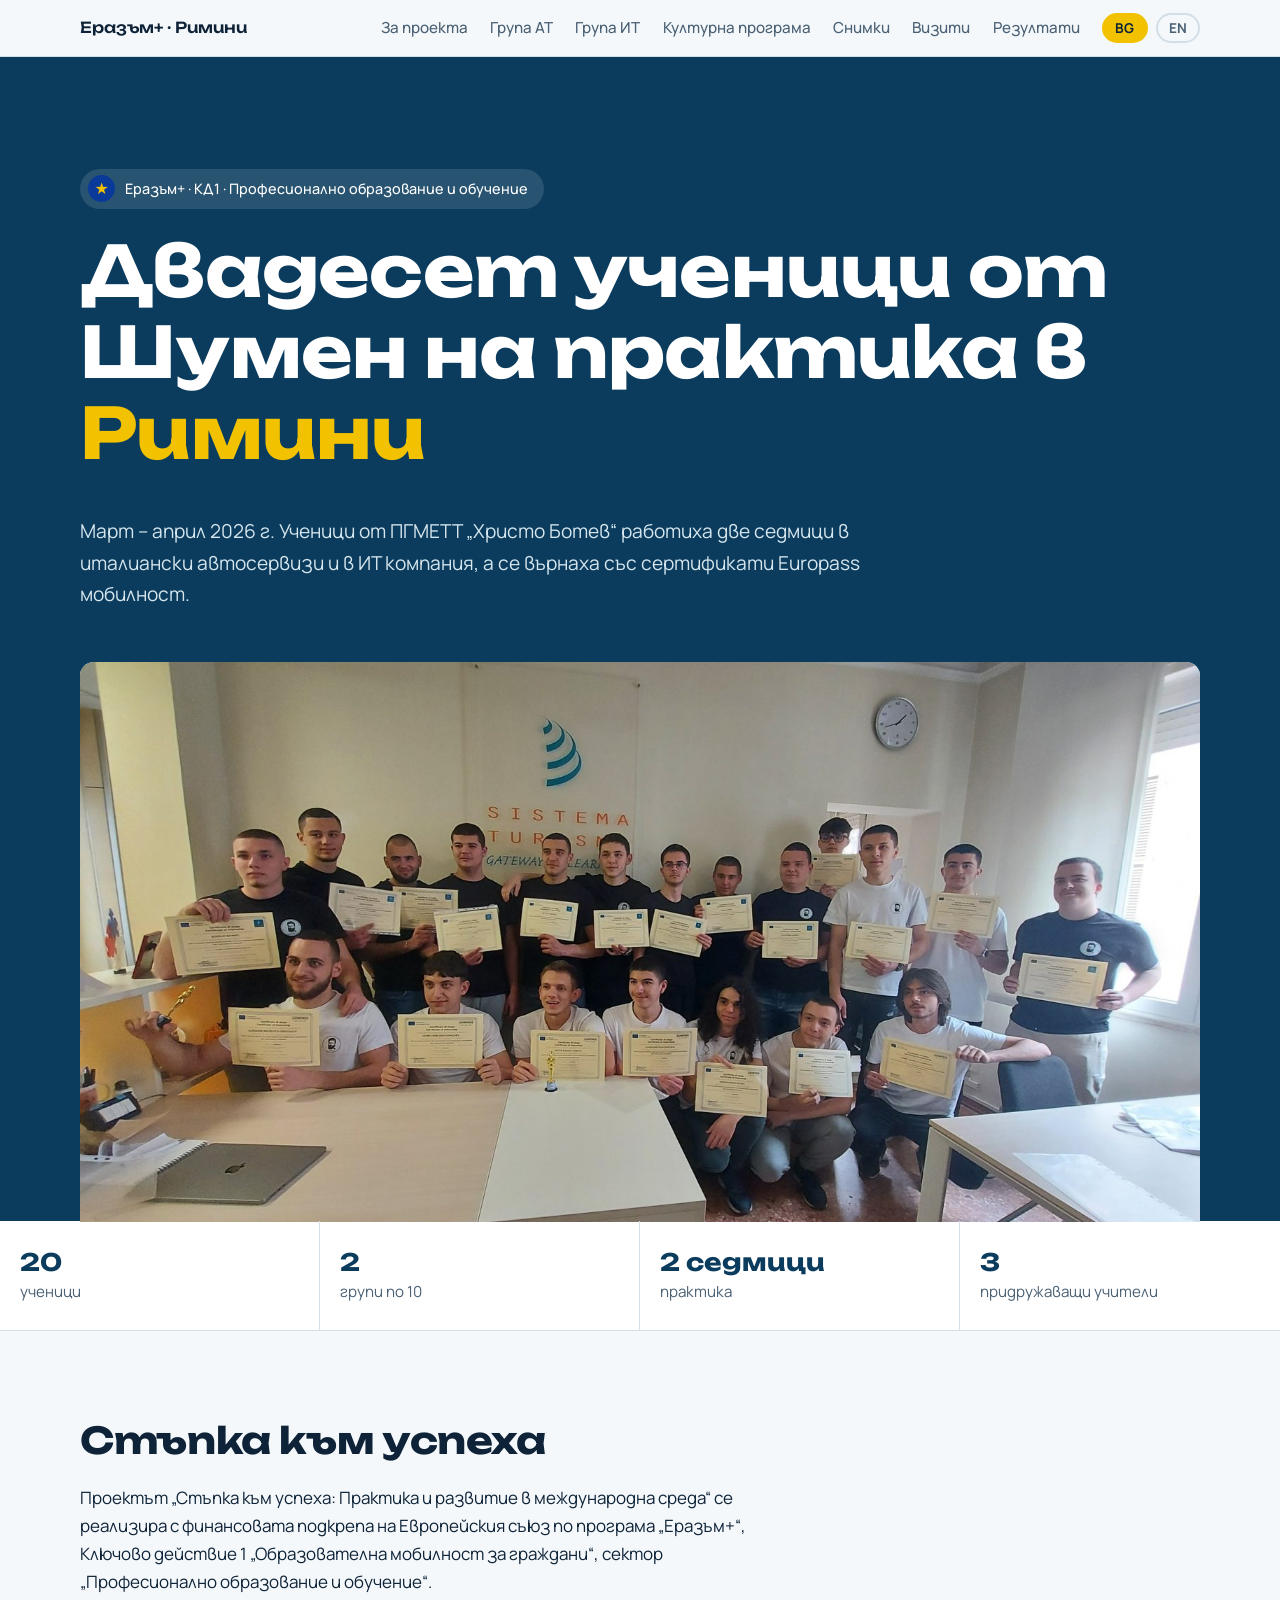
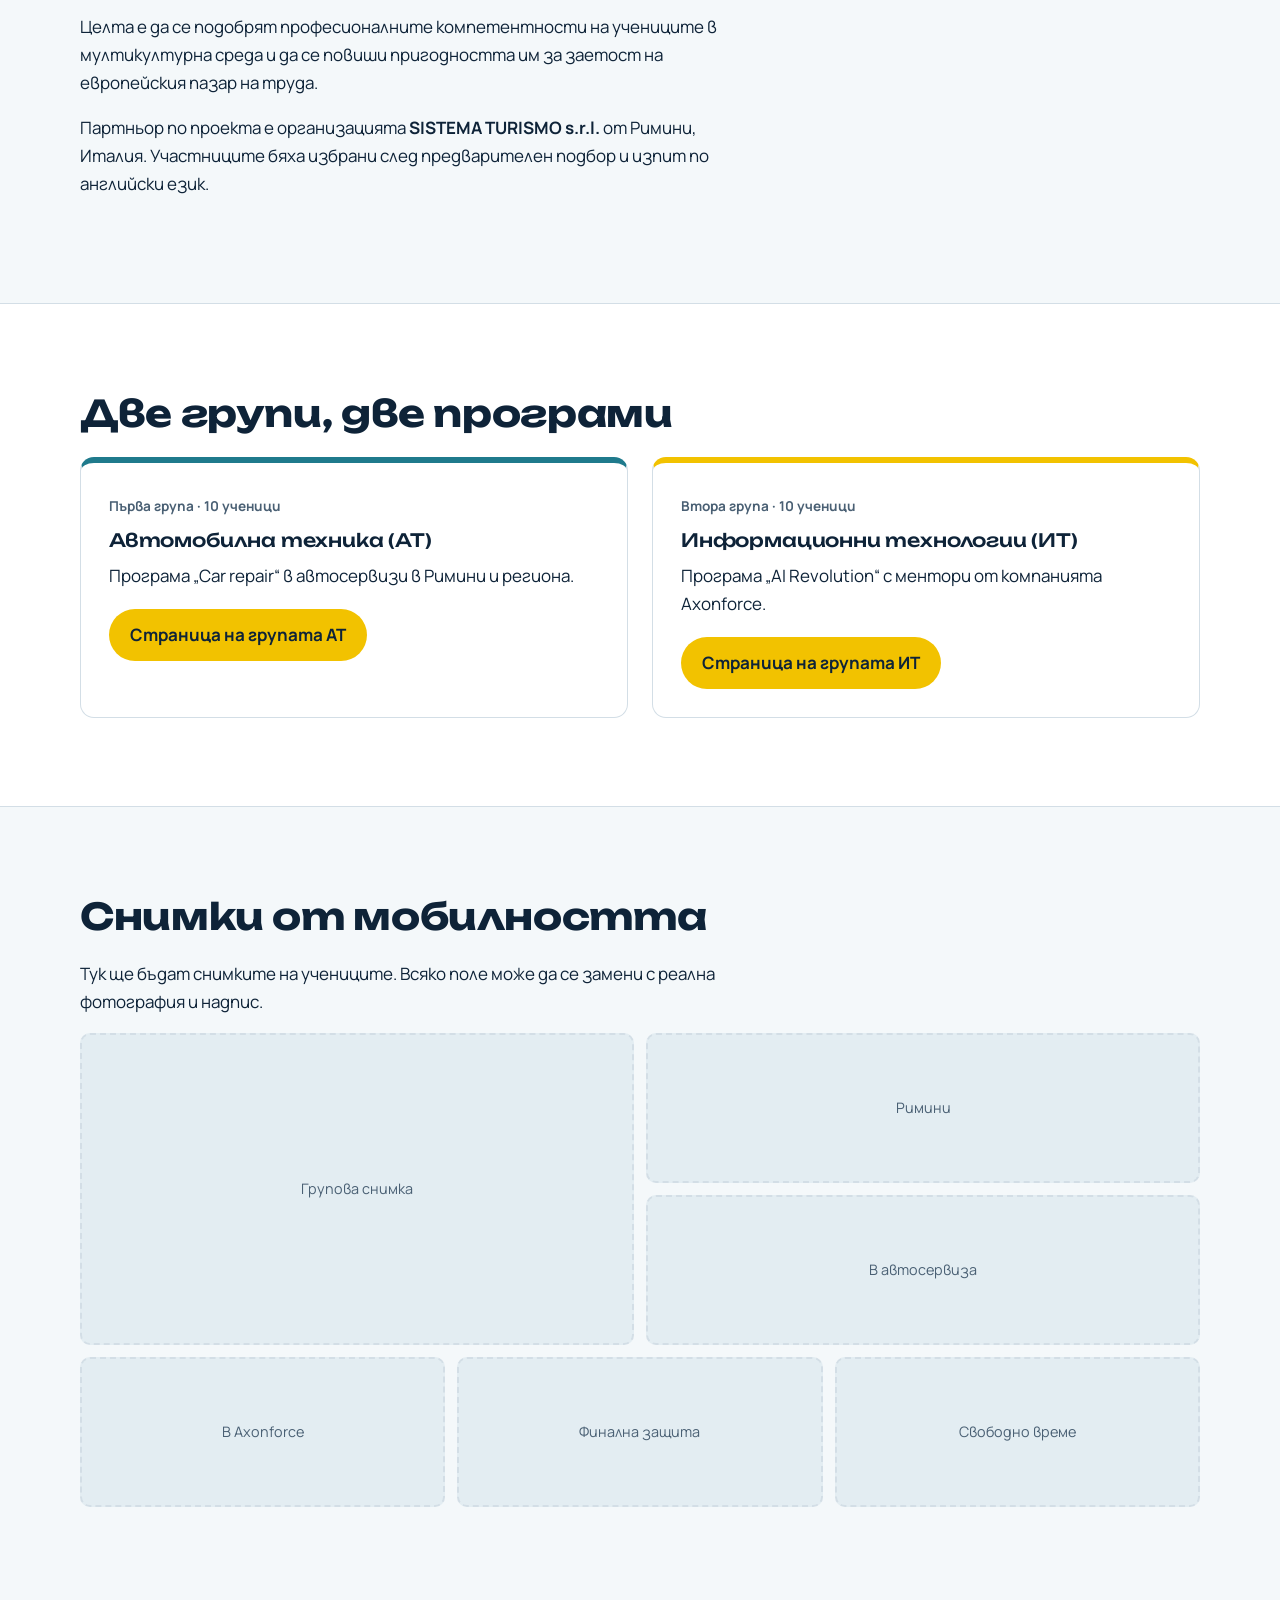
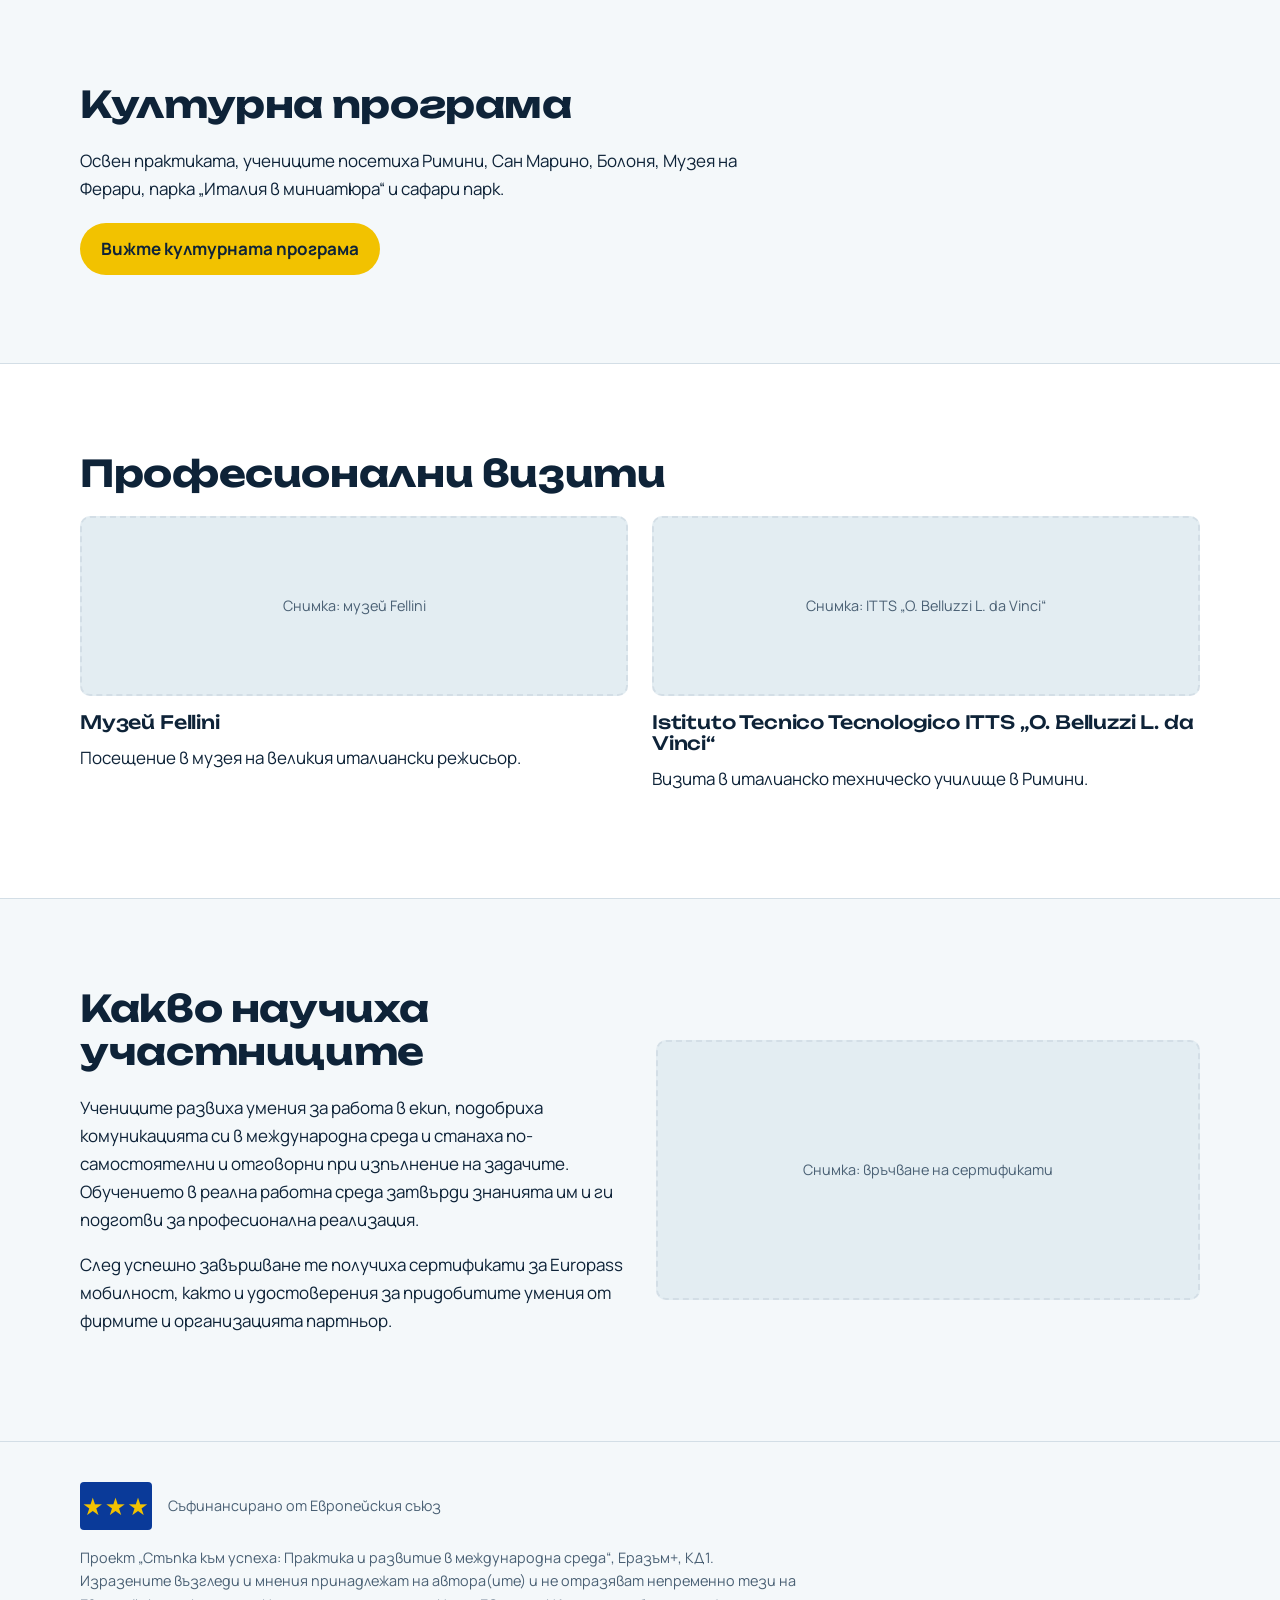
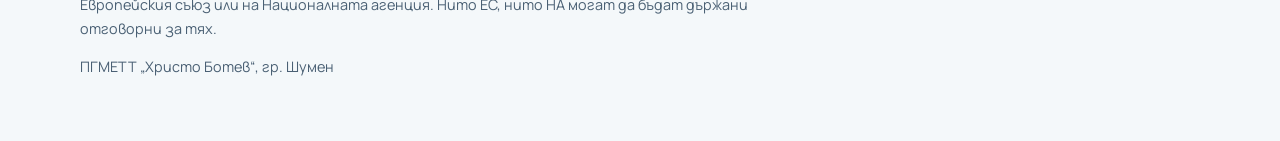
<file: index.html>
<!DOCTYPE html>
<html lang="bg">
<head>
<meta charset="utf-8">
<meta name="viewport" content="width=device-width, initial-scale=1, viewport-fit=cover">
<title>Еразъм+ Римини 2026 – ПГМЕТТ „Христо Ботев“, Шумен</title>
<link rel="stylesheet" href="https://fonts.googleapis.com/css2?family=Manrope:wght@400;500;700&family=Unbounded:wght@500;700&display=swap&subset=cyrillic">
<link rel="stylesheet" href="style.css">
</head>
<body>
<nav><div class="wrap"><b><a href="index.html" style="color:inherit">Еразъм+ · Римини</a></b><a href="index.html#za-proekta">За проекта</a><a href="at.html">Група АТ</a><a href="it.html">Група ИТ</a><a href="kultura.html">Културна програма</a><a href="index.html#snimki">Снимки</a><a href="index.html#vizity">Визити</a><a href="index.html#rezultati">Резултати</a><button class="lang" type="button" data-l="bg" aria-label="Български">BG</button><button class="lang" type="button" data-l="en" aria-label="English">EN</button></div></nav>


<header class="hero">
  <div class="wrap">
    <div>
      <div class="badge"><span class="star" aria-hidden="true">★</span>Еразъм+ · КД1 · Професионално образование и обучение</div>
      <h1>Двадесет ученици от Шумен на практика в <em>Римини</em></h1>
      <p>Март – април 2026 г. Ученици от ПГМЕТТ „Христо Ботев“ работиха две седмици в италиански автосервизи и в ИТ компания, а се върнаха със сертификати Europass мобилност.</p>
    </div>
    <figure class="hero-photo"><img src="images/grupa-rimini.jpg" alt="Групата ученици от ПГМЕТТ „Христо Ботев“ със сертификатите си в Римини" width="1600" height="1200"></figure>
  </div>
</header>

<div class="facts" role="list">
  <div role="listitem"><strong>20</strong><span>ученици</span></div>
  <div role="listitem"><strong>2</strong><span>групи по 10</span></div>
  <div role="listitem"><strong>2 седмици</strong><span>практика</span></div>
  <div role="listitem"><strong>3</strong><span>придружаващи учители</span></div>
</div>

<section id="za-proekta">
  <div class="wrap">
    <h2>Стъпка към успеха</h2>
    <p>Проектът „Стъпка към успеха: Практика и развитие в международна среда“ се реализира с финансовата подкрепа на Европейския съюз по програма „Еразъм+“, Ключово действие 1 „Образователна мобилност за граждани“, сектор „Професионално образование и обучение“.</p>
    <p>Целта е да се подобрят професионалните компетентности на учениците в мултикултурна среда и да се повиши пригодността им за заетост на европейския пазар на труда.</p>
    <p>Партньор по проекта е организацията <strong>SISTEMA TURISMO s.r.l.</strong> от Римини, Италия. Участниците бяха избрани след предварителен подбор и изпит по английски език.</p>
  </div>
</section>

<section id="grupi" class="alt">
  <div class="wrap">
    <h2>Две групи, две програми</h2>
    <div class="two">
      <article class="card car">
        <span class="tag">Първа група · 10 ученици</span>
        <h3><a href="at.html">Автомобилна техника (АТ)</a></h3>
        <p>Програма „Car repair“ в автосервизи в Римини и региона.</p>
        <div class="btns"><a class="btn" href="at.html">Страница на групата АТ</a></div>
      </article>
      <article class="card ai">
        <span class="tag">Втора група · 10 ученици</span>
        <h3><a href="it.html">Информационни технологии (ИТ)</a></h3>
        <p>Програма „AI Revolution“ с ментори от компанията Axonforce.</p>
        <div class="btns"><a class="btn" href="it.html">Страница на групата ИТ</a></div>
      </article>
    </div>
  </div>
</section>

<section id="snimki">
  <div class="wrap">
    <h2>Снимки от мобилността</h2>
    <p>Тук ще бъдат снимките на учениците. Всяко поле може да се замени с реална фотография и надпис.</p>
    <div class="mosaic">
      <figure class="ph a">Групова снимка</figure>
      <figure class="ph b">Римини</figure>
      <figure class="ph c">В автосервиза</figure>
      <figure class="ph d">В Axonforce</figure>
      <figure class="ph e">Финална защита</figure>
      <figure class="ph f">Свободно време</figure>
    </div>
  </div>
</section>

<section id="kultura">
  <div class="wrap">
    <h2>Културна програма</h2>
    <p>Освен практиката, учениците посетиха Римини, Сан Марино, Болоня, Музея на Ферари, парка „Италия в миниатюра“ и сафари парк.</p>
    <div class="btns"><a class="btn" href="kultura.html">Вижте културната програма</a></div>
  </div>
</section>

<section id="vizity" class="alt">
  <div class="wrap">
    <h2>Професионални визити</h2>
    <div class="visits">
      <article><figure class="ph">Снимка: музей Fellini</figure><h3>Музей Fellini</h3><p>Посещение в музея на великия италиански режисьор.</p></article>
      <article><figure class="ph">Снимка: ITTS „O. Belluzzi L. da Vinci“</figure><h3>Istituto Tecnico Tecnologico ITTS „O. Belluzzi L. da Vinci“</h3><p>Визита в италианско техническо училище в Римини.</p></article>
    </div>
  </div>
</section>

<section id="rezultati">
  <div class="wrap">
    <div class="cert">
      <div>
        <h2>Какво научиха участниците</h2>
        <p>Учениците развиха умения за работа в екип, подобриха комуникацията си в международна среда и станаха по-самостоятелни и отговорни при изпълнение на задачите. Обучението в реална работна среда затвърди знанията им и ги подготви за професионална реализация.</p>
        <p>След успешно завършване те получиха сертификати за Europass мобилност, както и удостоверения за придобитите умения от фирмите и организацията партньор.</p>
      </div>
      <figure class="ph" style="min-height:260px">Снимка: връчване на сертификати</figure>
    </div>
  </div>
</section>


<footer>
  <div class="wrap">
    <div class="eu"><span class="flag" aria-hidden="true">★★★</span><span>Съфинансирано от Европейския съюз</span></div>
    <p style="margin-top:1rem">Проект „Стъпка към успеха: Практика и развитие в международна среда“, Еразъм+, КД1. Изразените възгледи и мнения принадлежат на автора(ите) и не отразяват непременно тези на Европейския съюз или на Националната агенция. Нито ЕС, нито НА могат да бъдат държани отговорни за тях.</p>
    <p>ПГМЕТТ „Христо Ботев“, гр. Шумен</p>
  </div>
</footer>
<script src="i18n.js"></script>
</body>
</html>
</file>
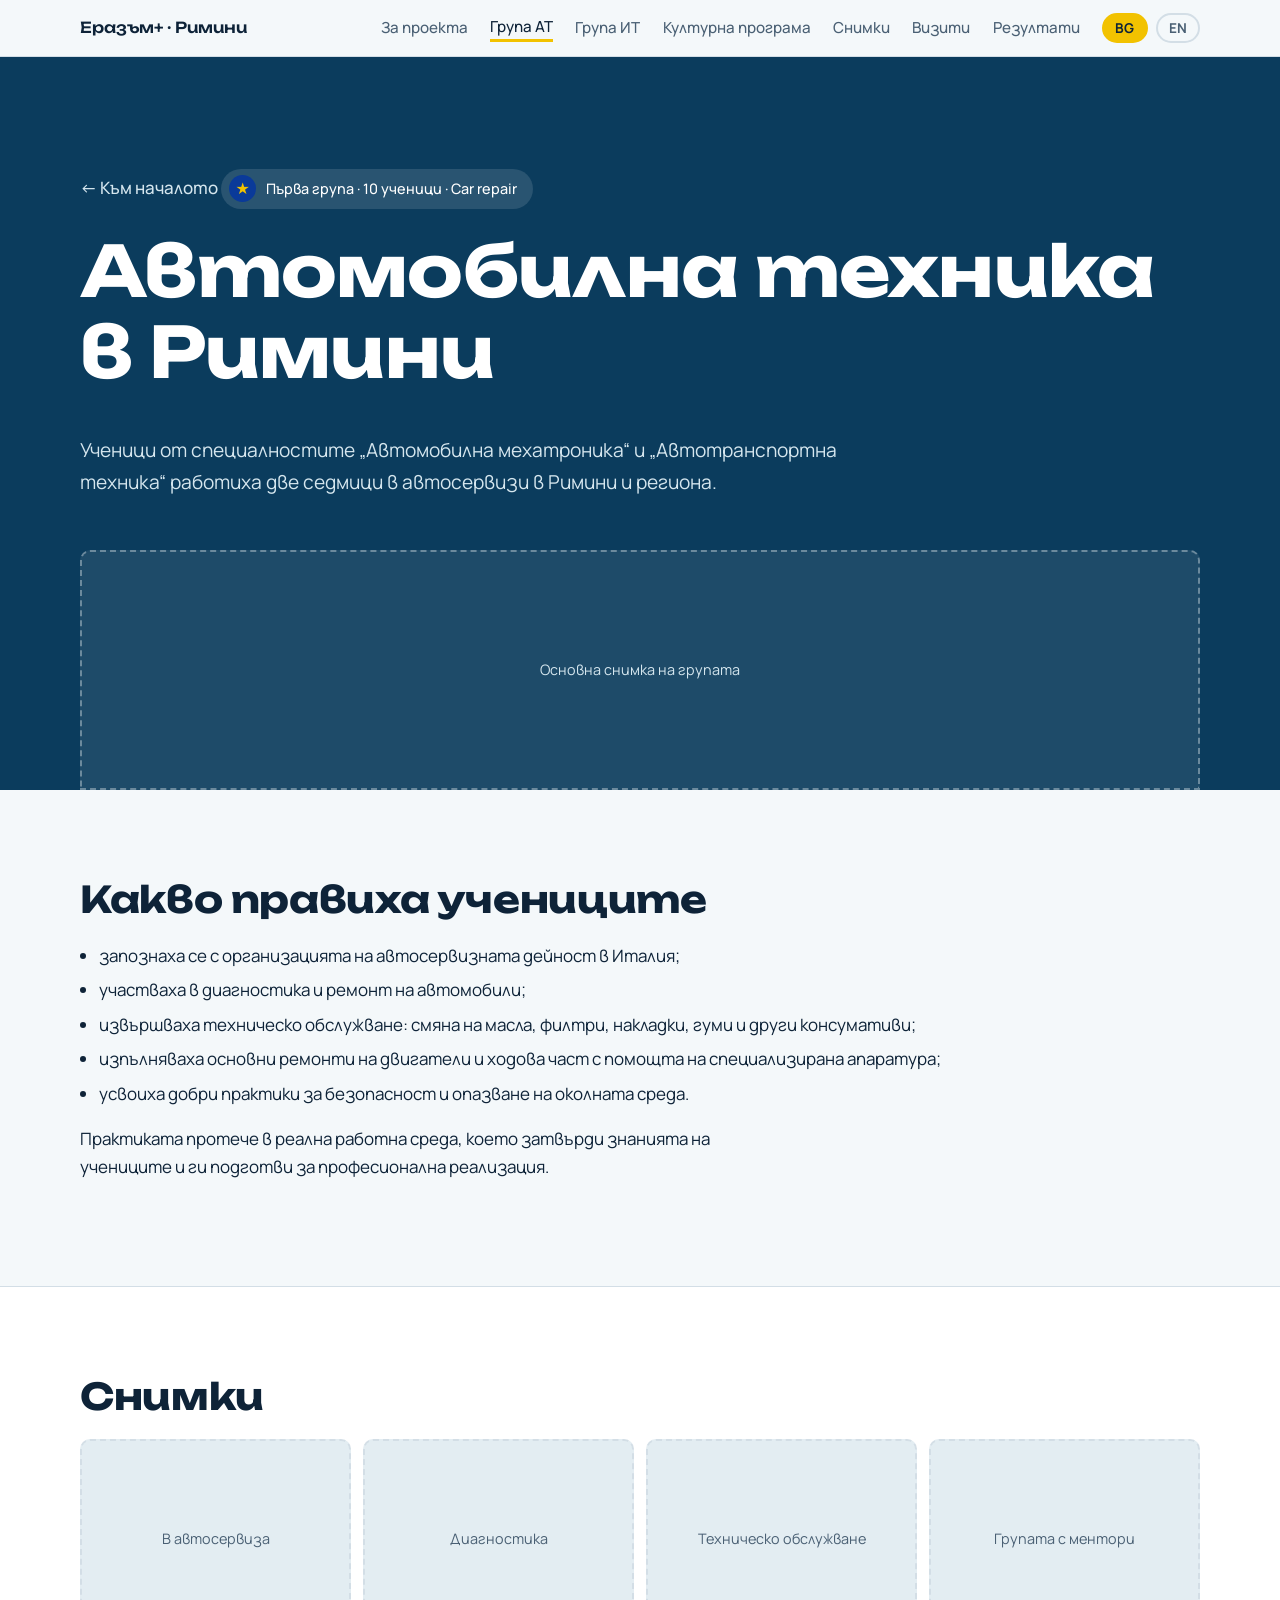
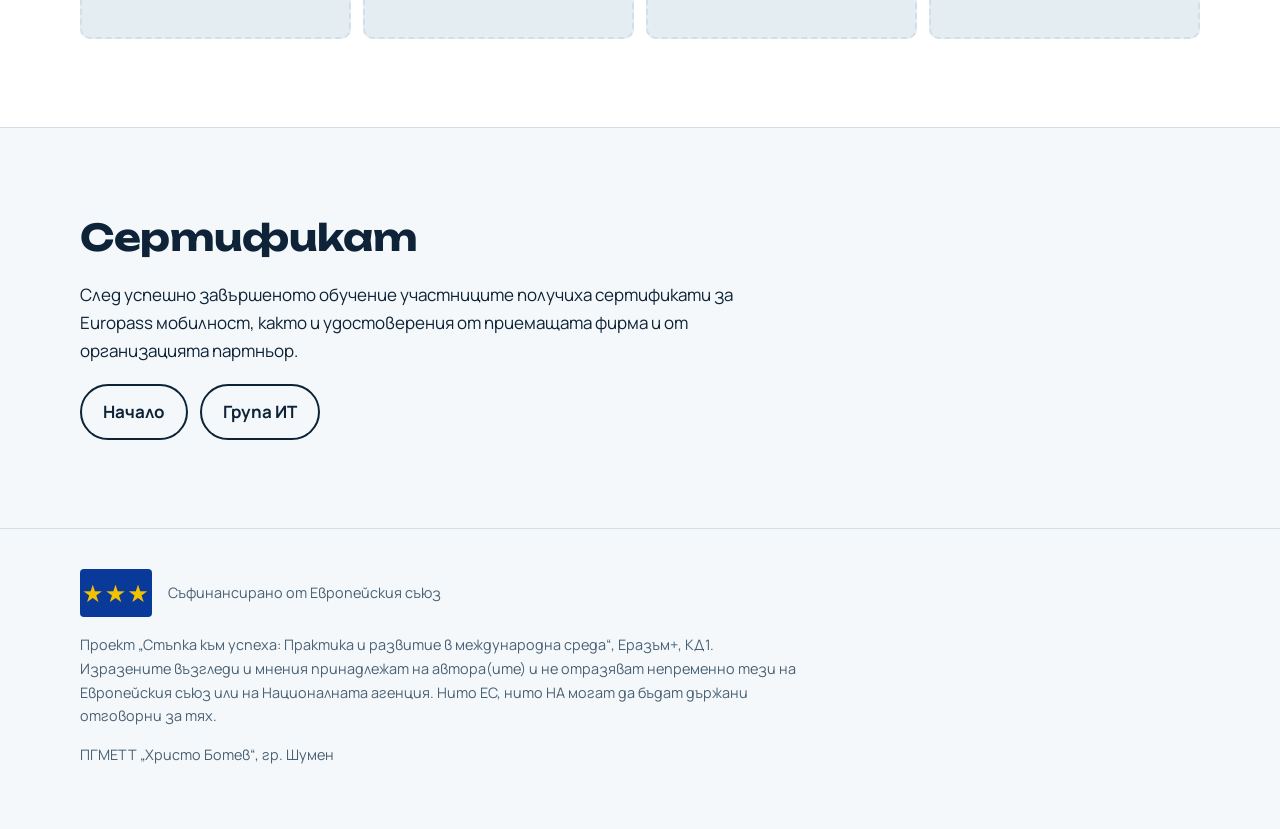
<file: at.html>
<!DOCTYPE html>
<html lang="bg">
<head>
<meta charset="utf-8">
<meta name="viewport" content="width=device-width, initial-scale=1, viewport-fit=cover">
<title>Група АТ – Еразъм+ Римини 2026</title>
<link rel="stylesheet" href="https://fonts.googleapis.com/css2?family=Manrope:wght@400;500;700&family=Unbounded:wght@500;700&display=swap&subset=cyrillic">
<link rel="stylesheet" href="style.css">
</head>
<body>
<nav><div class="wrap"><b><a href="index.html" style="color:inherit">Еразъм+ · Римини</a></b><a href="index.html#za-proekta">За проекта</a><a href="at.html" aria-current="page">Група АТ</a><a href="it.html">Група ИТ</a><a href="kultura.html">Културна програма</a><a href="index.html#snimki">Снимки</a><a href="index.html#vizity">Визити</a><a href="index.html#rezultati">Резултати</a><button class="lang" type="button" data-l="bg" aria-label="Български">BG</button><button class="lang" type="button" data-l="en" aria-label="English">EN</button></div></nav>

<header class="hero at">
  <div class="wrap">
    <div>
      <a class="back" href="index.html">← Към началото</a>
      <div class="badge"><span class="star" aria-hidden="true">★</span>Първа група · 10 ученици · Car repair</div>
      <h1>Автомобилна техника в Римини</h1>
      <p>Ученици от специалностите „Автомобилна мехатроника“ и „Автотранспортна техника“ работиха две седмици в автосервизи в Римини и региона.</p>
    </div>
    <figure class="ph" style="min-height:240px;background:rgba(255,255,255,.08);border-color:rgba(255,255,255,.35);color:#D5E6EE;margin-bottom:0;border-bottom-left-radius:0;border-bottom-right-radius:0">Основна снимка на групата</figure>
  </div>
</header>
<section>
  <div class="wrap">
    <h2>Какво правиха учениците</h2>
    <ul><li>запознаха се с организацията на автосервизната дейност в Италия;</li><li>участваха в диагностика и ремонт на автомобили;</li><li>извършваха техническо обслужване: смяна на масла, филтри, накладки, гуми и други консумативи;</li><li>изпълняваха основни ремонти на двигатели и ходова част с помощта на специализирана апаратура;</li><li>усвоиха добри практики за безопасност и опазване на околната среда.</li></ul>
    <p>Практиката протече в реална работна среда, което затвърди знанията на учениците и ги подготви за професионална реализация.</p>
  </div>
</section>
<section class="alt">
  <div class="wrap">
    <h2>Снимки</h2>
    <div class="gal"><figure class="ph">В автосервиза</figure><figure class="ph">Диагностика</figure><figure class="ph">Техническо обслужване</figure><figure class="ph">Групата с ментори</figure></div>
  </div>
</section>
<section>
  <div class="wrap">
    <h2>Сертификат</h2>
    <p>След успешно завършеното обучение участниците получиха сертификати за Europass мобилност, както и удостоверения от приемащата фирма и от организацията партньор.</p>
    <div class="btns"><a class="btn o" href="index.html">Начало</a><a class="btn o" href="it.html">Група ИТ</a></div>
  </div>
</section>

<footer>
  <div class="wrap">
    <div class="eu"><span class="flag" aria-hidden="true">★★★</span><span>Съфинансирано от Европейския съюз</span></div>
    <p style="margin-top:1rem">Проект „Стъпка към успеха: Практика и развитие в международна среда“, Еразъм+, КД1. Изразените възгледи и мнения принадлежат на автора(ите) и не отразяват непременно тези на Европейския съюз или на Националната агенция. Нито ЕС, нито НА могат да бъдат държани отговорни за тях.</p>
    <p>ПГМЕТТ „Христо Ботев“, гр. Шумен</p>
  </div>
</footer>
<script src="i18n.js"></script>
</body>
</html>
</file>
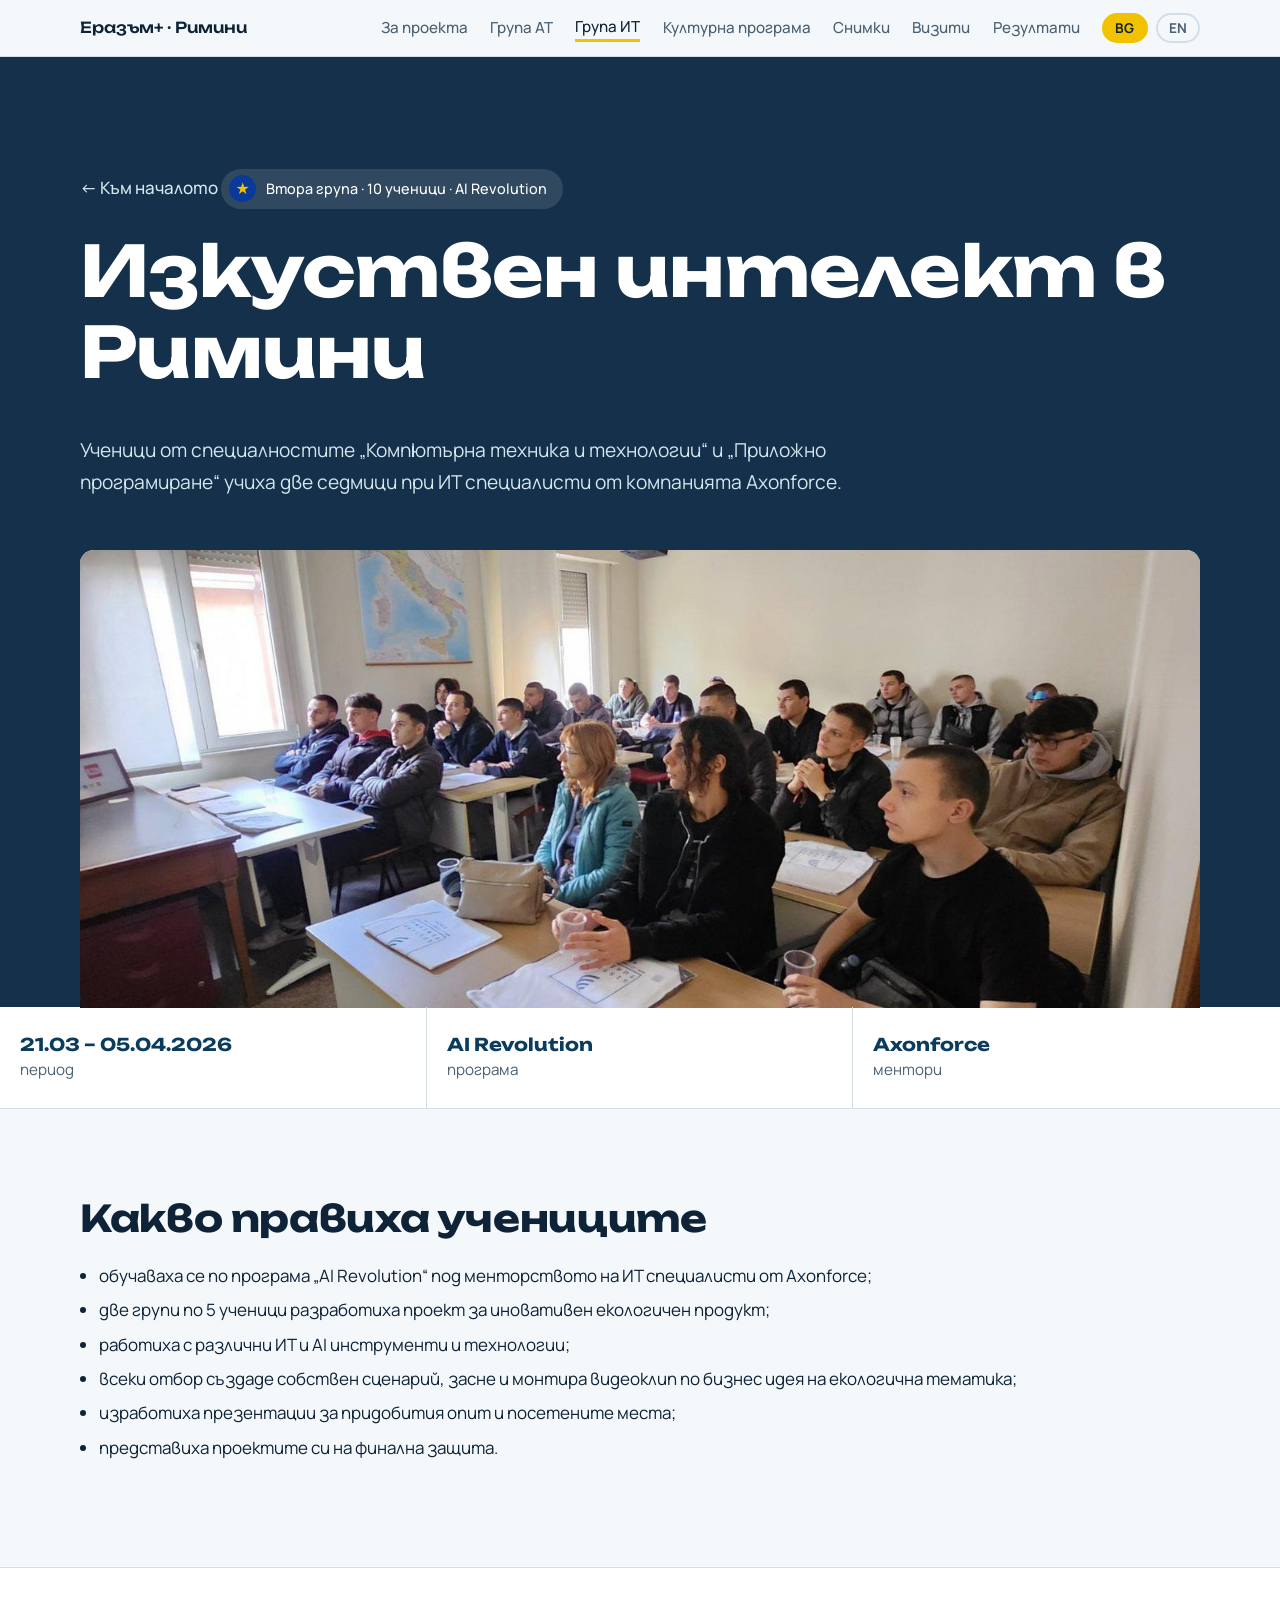
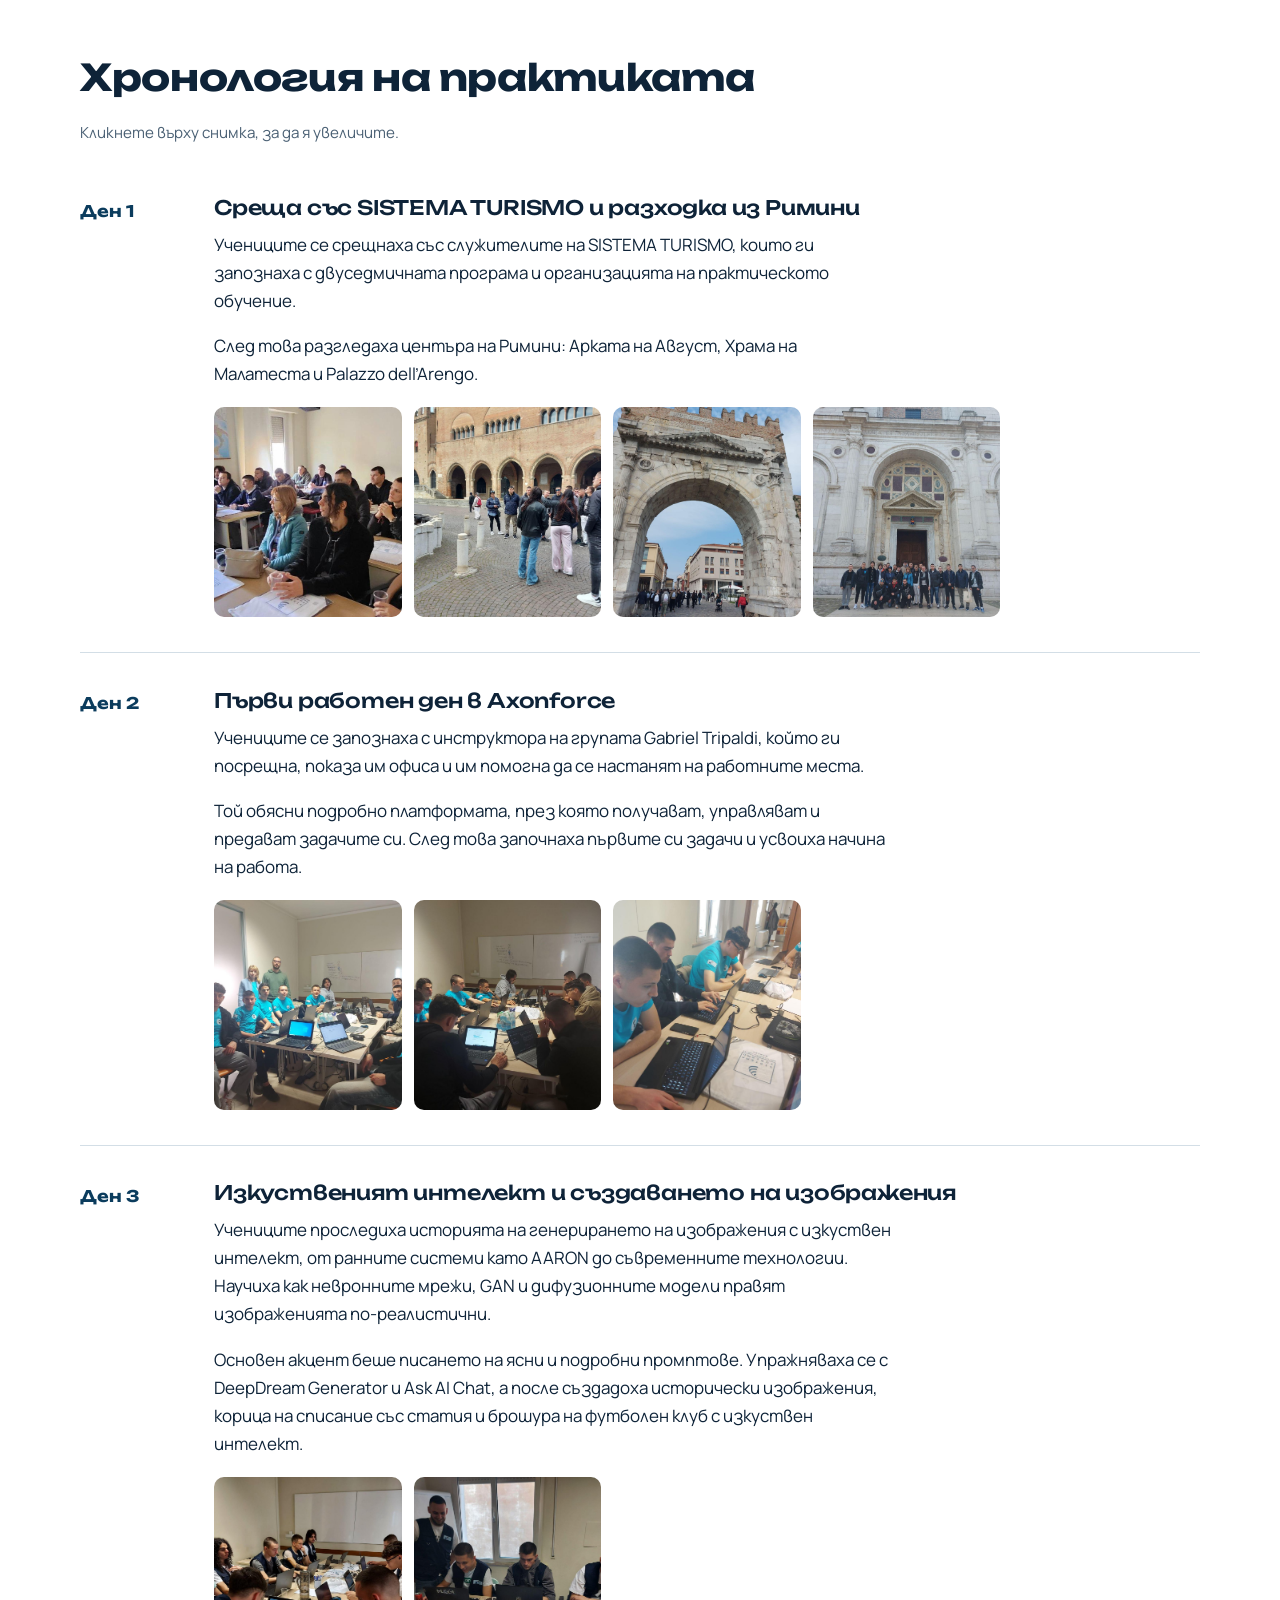
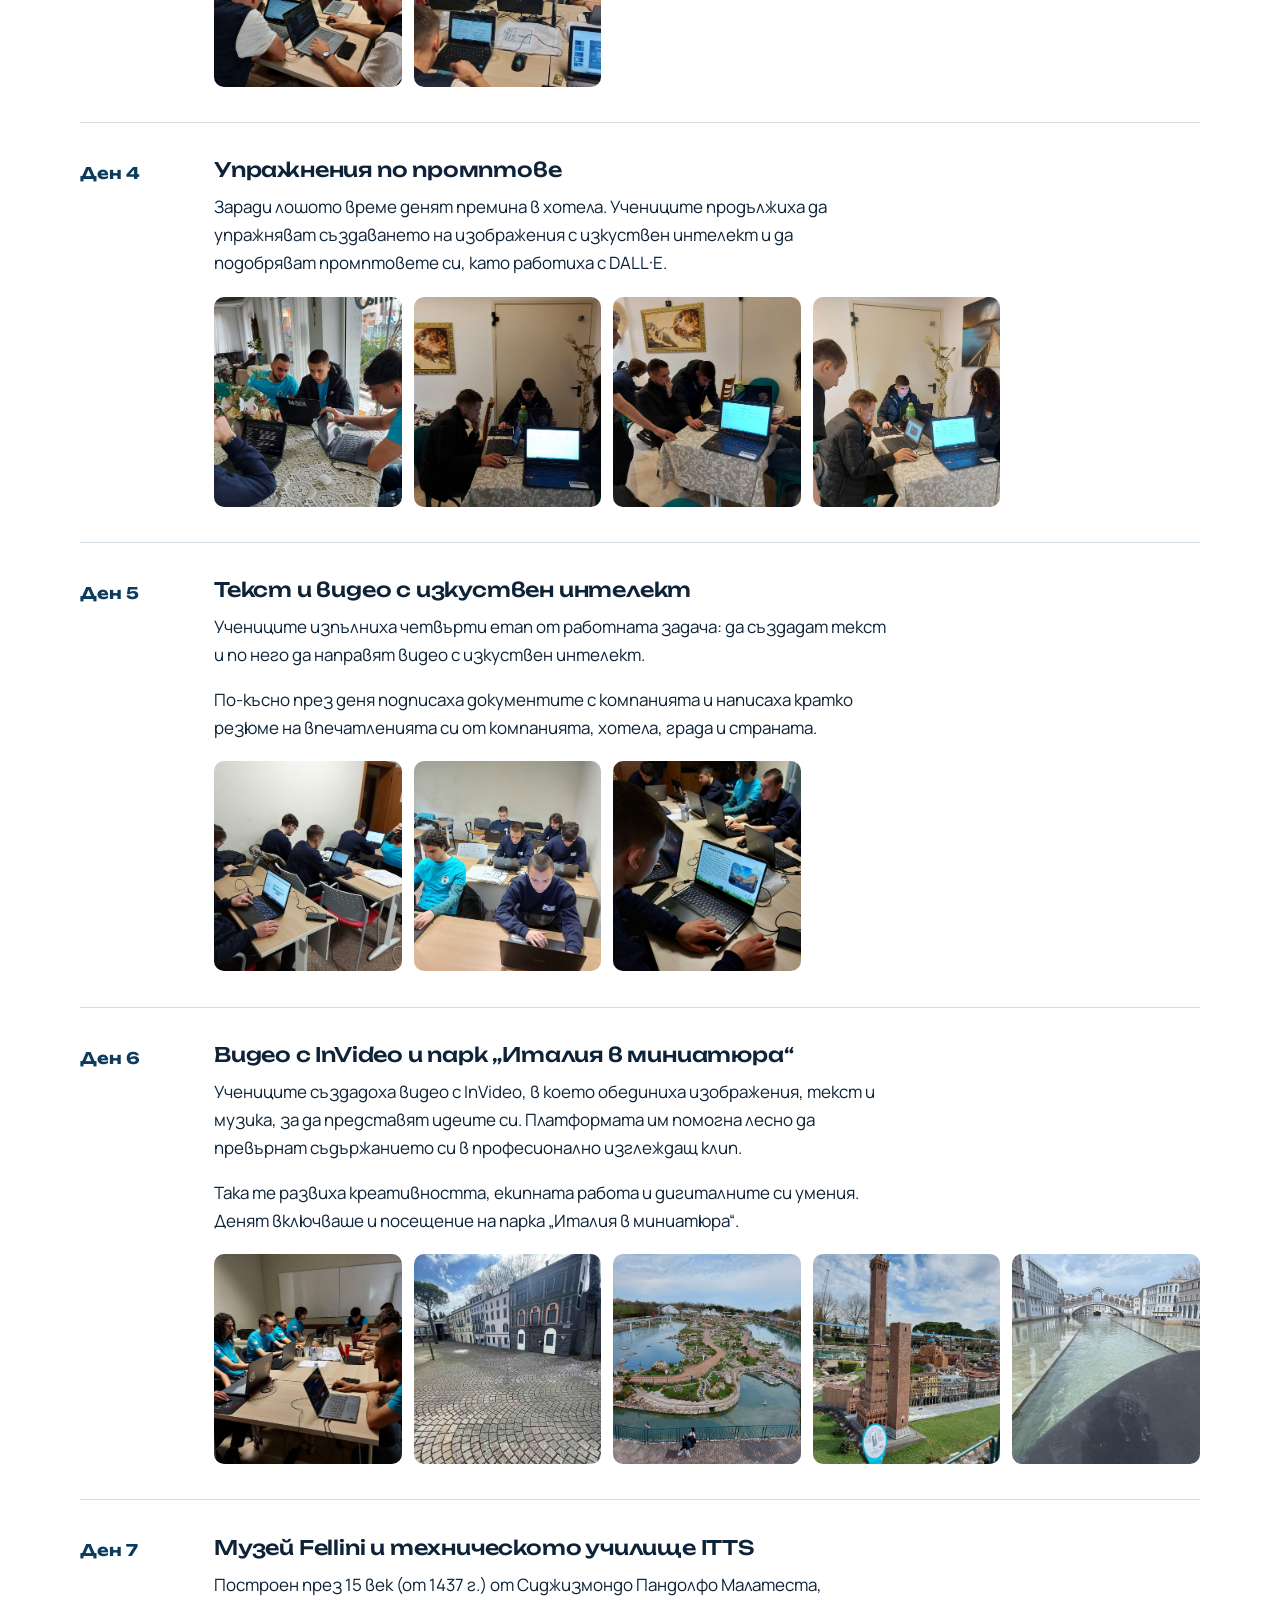
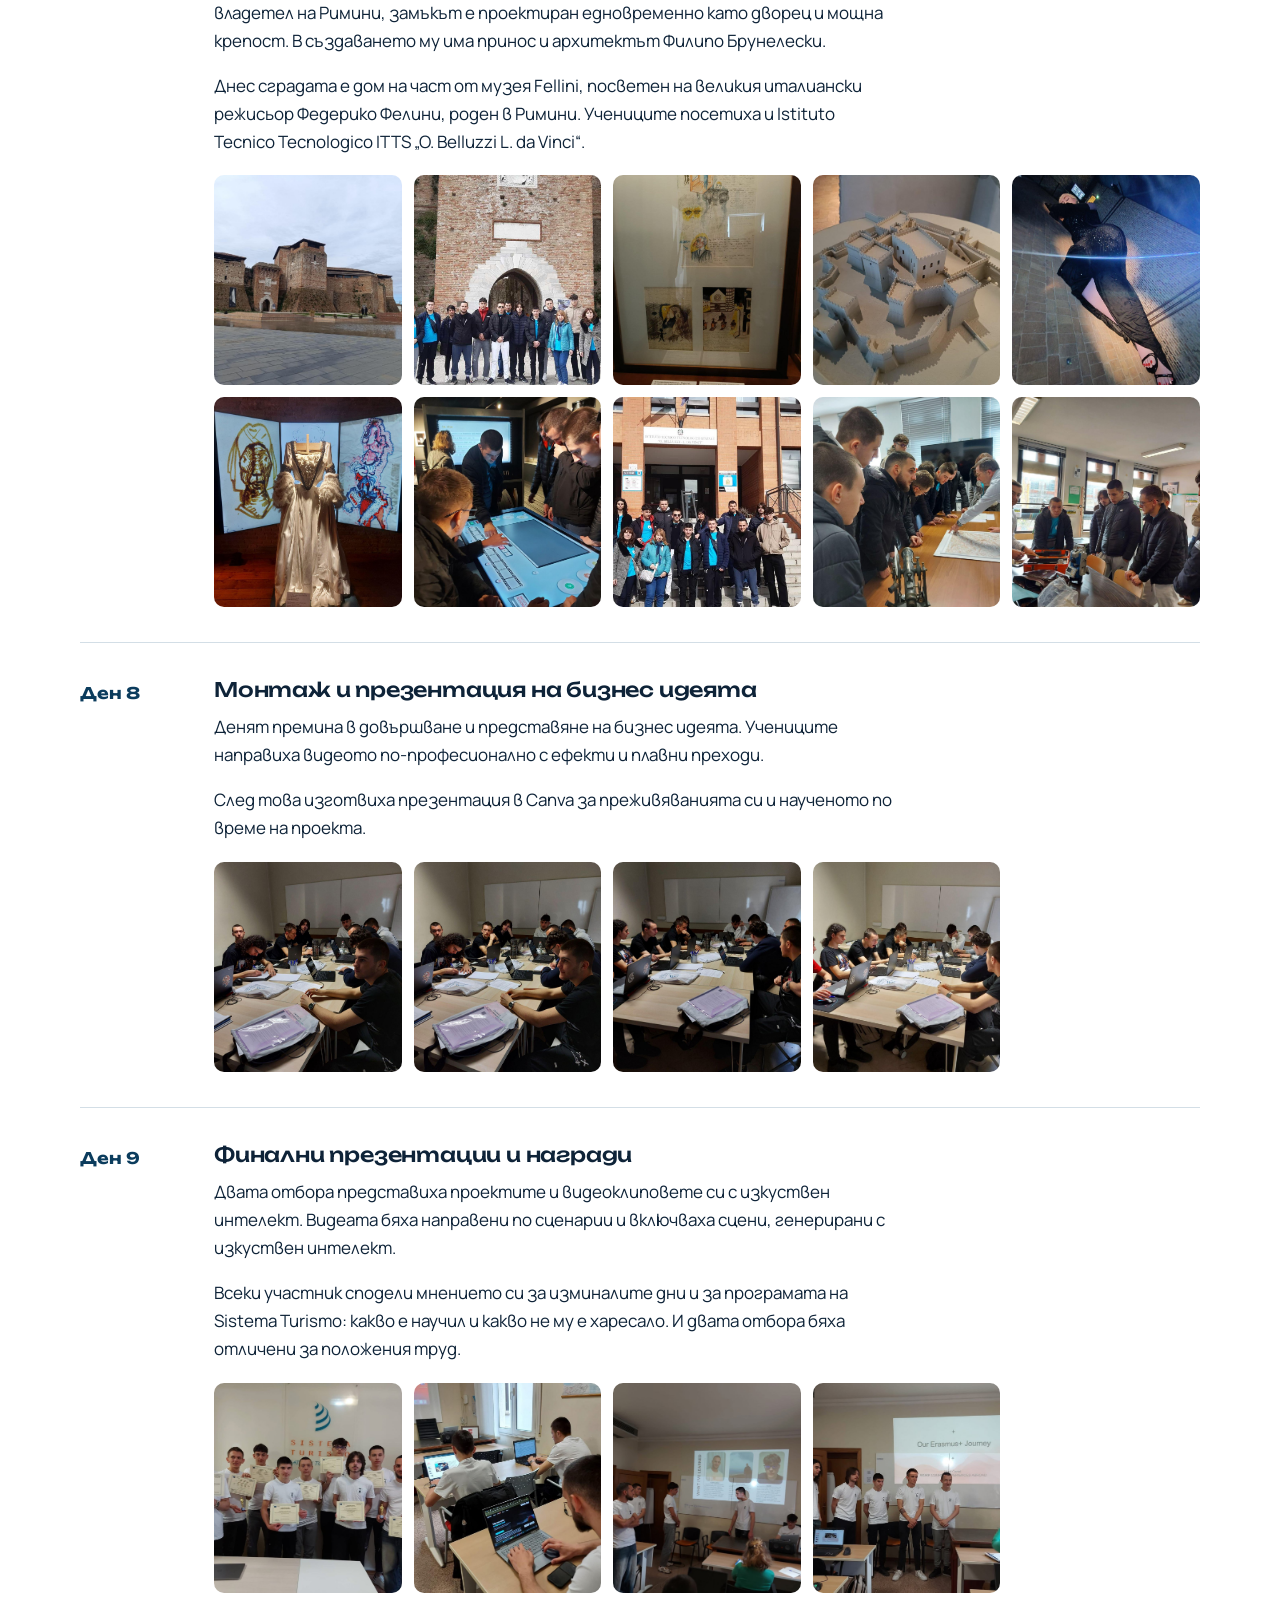
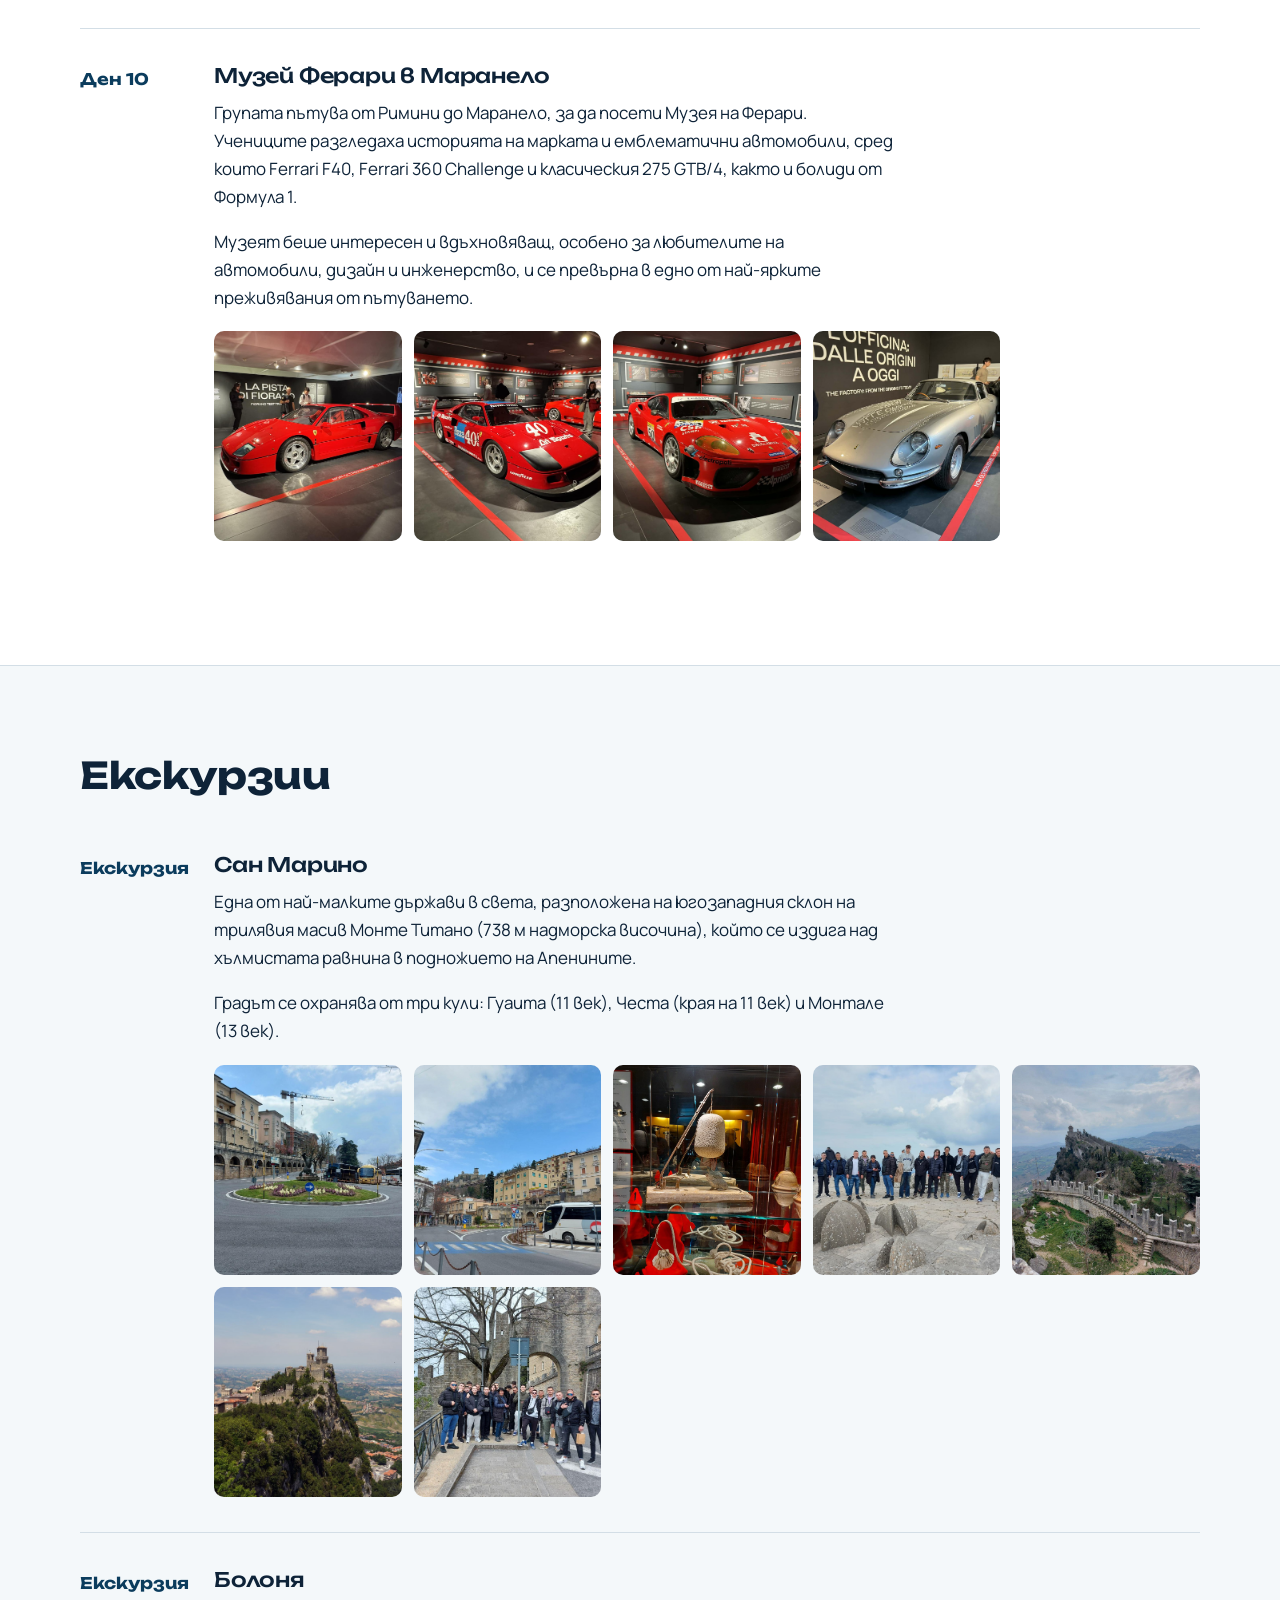
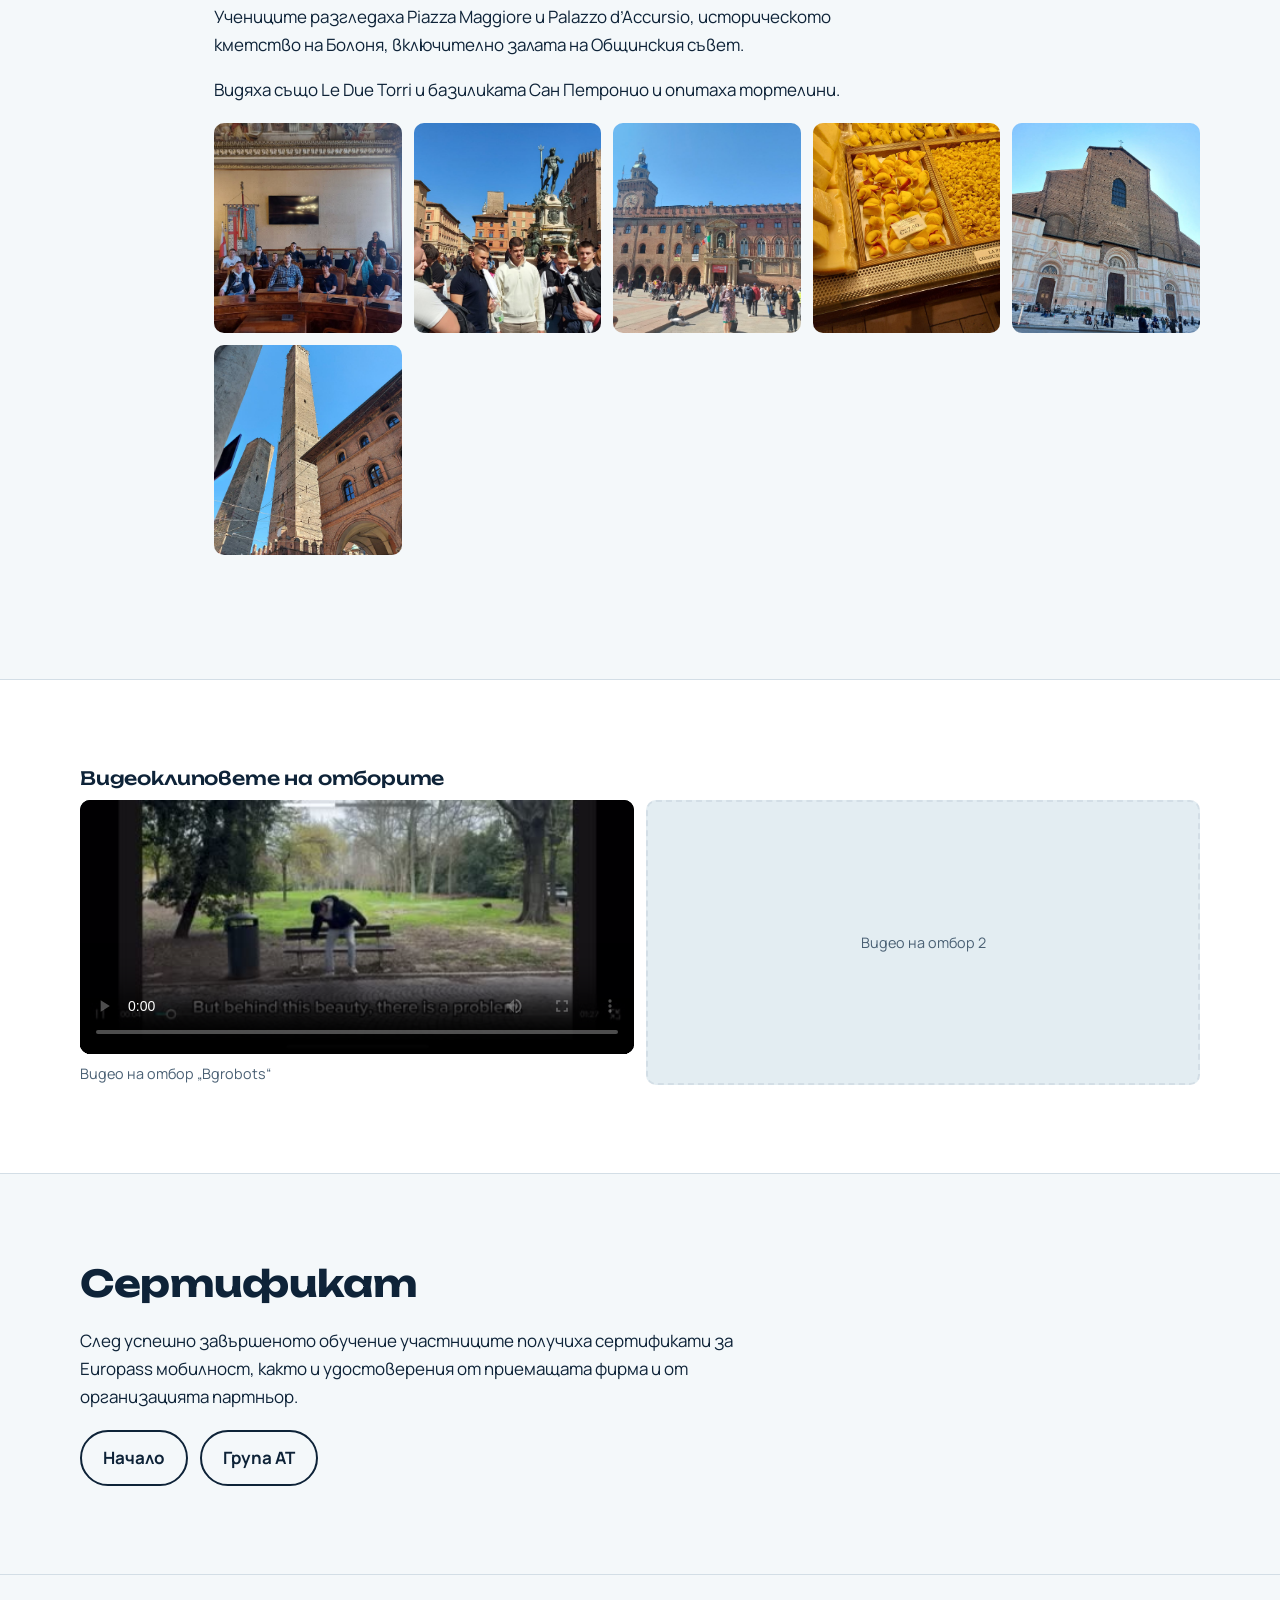
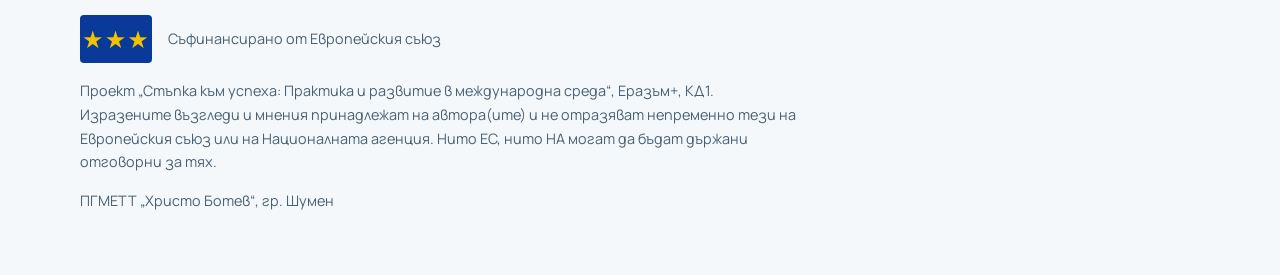
<file: it.html>
<!DOCTYPE html>
<html lang="bg">
<head>
<meta charset="utf-8">
<meta name="viewport" content="width=device-width, initial-scale=1, viewport-fit=cover">
<title>Група ИТ – Еразъм+ Римини 2026</title>
<link rel="stylesheet" href="https://fonts.googleapis.com/css2?family=Manrope:wght@400;500;700&family=Unbounded:wght@500;700&display=swap&subset=cyrillic">
<link rel="stylesheet" href="style.css">
</head>
<body>
<nav><div class="wrap"><b><a href="index.html" style="color:inherit">Еразъм+ · Римини</a></b><a href="index.html#za-proekta">За проекта</a><a href="at.html">Група АТ</a><a href="it.html" aria-current="page">Група ИТ</a><a href="kultura.html">Културна програма</a><a href="index.html#snimki">Снимки</a><a href="index.html#vizity">Визити</a><a href="index.html#rezultati">Резултати</a><button class="lang" type="button" data-l="bg" aria-label="Български">BG</button><button class="lang" type="button" data-l="en" aria-label="English">EN</button></div></nav>

<header class="hero it">
  <div class="wrap">
    <div>
      <a class="back" href="index.html">← Към началото</a>
      <div class="badge"><span class="star" aria-hidden="true">★</span>Втора група · 10 ученици · AI Revolution</div>
      <h1>Изкуствен интелект в Римини</h1>
      <p>Ученици от специалностите „Компютърна техника и технологии“ и „Приложно програмиране“ учиха две седмици при ИТ специалисти от компанията Axonforce.</p>
    </div>
    <figure class="hero-photo"><img src="images/it/image4.jpg" alt="Групата ученици по време на работа в Axonforce" width="1400" height="573"></figure>
  </div>
</header><div class="facts wide" role="list"><div role="listitem"><strong>21.03 – 05.04.2026</strong><span>период</span></div><div role="listitem"><strong>AI Revolution</strong><span>програма</span></div><div role="listitem"><strong>Axonforce</strong><span>ментори</span></div></div>
<section>
  <div class="wrap">
    <h2>Какво правиха учениците</h2>
    <ul><li>обучаваха се по програма „AI Revolution“ под менторството на ИТ специалисти от Axonforce;</li><li>две групи по 5 ученици разработиха проект за иновативен екологичен продукт;</li><li>работиха с различни ИТ и AI инструменти и технологии;</li><li>всеки отбор създаде собствен сценарий, засне и монтира видеоклип по бизнес идея на екологична тематика;</li><li>изработиха презентации за придобития опит и посетените места;</li><li>представиха проектите си на финална защита.</li></ul>
    
  </div>
</section>
<section class="alt"><div class="wrap"><h2>Хронология на практиката</h2><p class="hint">Кликнете върху снимка, за да я увеличите.</p><article class="day"><div class="dn">Ден 1</div><div><h3>Среща със SISTEMA TURISMO и разходка из Римини</h3><p>Учениците се срещнаха със служителите на SISTEMA TURISMO, които ги запознаха с двуседмичната програма и организацията на практическото обучение.</p><p>След това разгледаха центъра на Римини: Арката на Август, Храма на Малатеста и Palazzo dell’Arengo.</p><div class="gal"><figure class="shot"><img src="images/it/image4.jpg" alt="Среща със SISTEMA TURISMO и разходка из Римини – снимка" loading="lazy"></figure><figure class="shot"><img src="images/it/image6.jpg" alt="Среща със SISTEMA TURISMO и разходка из Римини – снимка" loading="lazy"></figure><figure class="shot"><img src="images/it/image7.jpg" alt="Среща със SISTEMA TURISMO и разходка из Римини – снимка" loading="lazy"></figure><figure class="shot"><img src="images/it/image8.jpg" alt="Среща със SISTEMA TURISMO и разходка из Римини – снимка" loading="lazy"></figure></div></div></article>
<article class="day"><div class="dn">Ден 2</div><div><h3>Първи работен ден в Axonforce</h3><p>Учениците се запознаха с инструктора на групата Gabriel Tripaldi, който ги посрещна, показа им офиса и им помогна да се настанят на работните места.</p><p>Той обясни подробно платформата, през която получават, управляват и предават задачите си. След това започнаха първите си задачи и усвоиха начина на работа.</p><div class="gal"><figure class="shot"><img src="images/it/image9.jpg" alt="Първи работен ден в Axonforce – снимка" loading="lazy"></figure><figure class="shot"><img src="images/it/image10.jpg" alt="Първи работен ден в Axonforce – снимка" loading="lazy"></figure><figure class="shot"><img src="images/it/image11.jpg" alt="Първи работен ден в Axonforce – снимка" loading="lazy"></figure></div></div></article>
<article class="day"><div class="dn">Ден 3</div><div><h3>Изкуственият интелект и създаването на изображения</h3><p>Учениците проследиха историята на генерирането на изображения с изкуствен интелект, от ранните системи като AARON до съвременните технологии. Научиха как невронните мрежи, GAN и дифузионните модели правят изображенията по-реалистични.</p><p>Основен акцент беше писането на ясни и подробни промптове. Упражняваха се с DeepDream Generator и Ask AI Chat, а после създадоха исторически изображения, корица на списание със статия и брошура на футболен клуб с изкуствен интелект.</p><div class="gal"><figure class="shot"><img src="images/it/image12.jpg" alt="Изкуственият интелект и създаването на изображения – снимка" loading="lazy"></figure><figure class="shot"><img src="images/it/image13.jpg" alt="Изкуственият интелект и създаването на изображения – снимка" loading="lazy"></figure></div></div></article>
<article class="day"><div class="dn">Ден 4</div><div><h3>Упражнения по промптове</h3><p>Заради лошото време денят премина в хотела. Учениците продължиха да упражняват създаването на изображения с изкуствен интелект и да подобряват промптовете си, като работиха с DALL·E.</p><div class="gal"><figure class="shot"><img src="images/it/image14.jpg" alt="Упражнения по промптове – снимка" loading="lazy"></figure><figure class="shot"><img src="images/it/image15.jpg" alt="Упражнения по промптове – снимка" loading="lazy"></figure><figure class="shot"><img src="images/it/image16.jpg" alt="Упражнения по промптове – снимка" loading="lazy"></figure><figure class="shot"><img src="images/it/image17.jpg" alt="Упражнения по промптове – снимка" loading="lazy"></figure></div></div></article>
<article class="day"><div class="dn">Ден 5</div><div><h3>Текст и видео с изкуствен интелект</h3><p>Учениците изпълниха четвърти етап от работната задача: да създадат текст и по него да направят видео с изкуствен интелект.</p><p>По-късно през деня подписаха документите с компанията и написаха кратко резюме на впечатленията си от компанията, хотела, града и страната.</p><div class="gal"><figure class="shot"><img src="images/it/image18.jpg" alt="Текст и видео с изкуствен интелект – снимка" loading="lazy"></figure><figure class="shot"><img src="images/it/image19.jpg" alt="Текст и видео с изкуствен интелект – снимка" loading="lazy"></figure><figure class="shot"><img src="images/it/image20.jpg" alt="Текст и видео с изкуствен интелект – снимка" loading="lazy"></figure></div></div></article>
<article class="day"><div class="dn">Ден 6</div><div><h3>Видео с InVideo и парк „Италия в миниатюра“</h3><p>Учениците създадоха видео с InVideo, в което обединиха изображения, текст и музика, за да представят идеите си. Платформата им помогна лесно да превърнат съдържанието си в професионално изглеждащ клип.</p><p>Така те развиха креативността, екипната работа и дигиталните си умения. Денят включваше и посещение на парка „Италия в миниатюра“.</p><div class="gal"><figure class="shot"><img src="images/it/image21.jpg" alt="Видео с InVideo и парк „Италия в миниатюра“ – снимка" loading="lazy"></figure><figure class="shot"><img src="images/it/image22.jpg" alt="Видео с InVideo и парк „Италия в миниатюра“ – снимка" loading="lazy"></figure><figure class="shot"><img src="images/it/image23.jpg" alt="Видео с InVideo и парк „Италия в миниатюра“ – снимка" loading="lazy"></figure><figure class="shot"><img src="images/it/image24.jpg" alt="Видео с InVideo и парк „Италия в миниатюра“ – снимка" loading="lazy"></figure><figure class="shot"><img src="images/it/image25.jpg" alt="Видео с InVideo и парк „Италия в миниатюра“ – снимка" loading="lazy"></figure></div></div></article>
<article class="day"><div class="dn">Ден 7</div><div><h3>Музей Fellini и техническото училище ITTS</h3><p>Построен през 15 век (от 1437 г.) от Сиджизмондо Пандолфо Малатеста, владетел на Римини, замъкът е проектиран едновременно като дворец и мощна крепост. В създаването му има принос и архитектът Филипо Брунелески.</p><p>Днес сградата е дом на част от музея Fellini, посветен на великия италиански режисьор Федерико Фелини, роден в Римини. Учениците посетиха и Istituto Tecnico Tecnologico ITTS „O. Belluzzi L. da Vinci“.</p><div class="gal"><figure class="shot"><img src="images/it/image26.jpg" alt="Музей Fellini и техническото училище ITTS – снимка" loading="lazy"></figure><figure class="shot"><img src="images/it/image27.jpg" alt="Музей Fellini и техническото училище ITTS – снимка" loading="lazy"></figure><figure class="shot"><img src="images/it/image28.jpg" alt="Музей Fellini и техническото училище ITTS – снимка" loading="lazy"></figure><figure class="shot"><img src="images/it/image29.jpg" alt="Музей Fellini и техническото училище ITTS – снимка" loading="lazy"></figure><figure class="shot"><img src="images/it/image30.jpg" alt="Музей Fellini и техническото училище ITTS – снимка" loading="lazy"></figure><figure class="shot"><img src="images/it/image31.jpg" alt="Музей Fellini и техническото училище ITTS – снимка" loading="lazy"></figure><figure class="shot"><img src="images/it/image32.jpg" alt="Музей Fellini и техническото училище ITTS – снимка" loading="lazy"></figure><figure class="shot"><img src="images/it/image33.jpg" alt="Музей Fellini и техническото училище ITTS – снимка" loading="lazy"></figure><figure class="shot"><img src="images/it/image34.jpg" alt="Музей Fellini и техническото училище ITTS – снимка" loading="lazy"></figure><figure class="shot"><img src="images/it/image35.jpg" alt="Музей Fellini и техническото училище ITTS – снимка" loading="lazy"></figure></div></div></article>
<article class="day"><div class="dn">Ден 8</div><div><h3>Монтаж и презентация на бизнес идеята</h3><p>Денят премина в довършване и представяне на бизнес идеята. Учениците направиха видеото по-професионално с ефекти и плавни преходи.</p><p>След това изготвиха презентация в Canva за преживяванията си и наученото по време на проекта.</p><div class="gal"><figure class="shot"><img src="images/it/image36.jpg" alt="Монтаж и презентация на бизнес идеята – снимка" loading="lazy"></figure><figure class="shot"><img src="images/it/image37.jpg" alt="Монтаж и презентация на бизнес идеята – снимка" loading="lazy"></figure><figure class="shot"><img src="images/it/image38.jpg" alt="Монтаж и презентация на бизнес идеята – снимка" loading="lazy"></figure><figure class="shot"><img src="images/it/image39.jpg" alt="Монтаж и презентация на бизнес идеята – снимка" loading="lazy"></figure></div></div></article>
<article class="day"><div class="dn">Ден 9</div><div><h3>Финални презентации и награди</h3><p>Двата отбора представиха проектите и видеоклиповете си с изкуствен интелект. Видеата бяха направени по сценарии и включваха сцени, генерирани с изкуствен интелект.</p><p>Всеки участник сподели мнението си за изминалите дни и за програмата на Sistema Turismo: какво е научил и какво не му е харесало. И двата отбора бяха отличени за положения труд.</p><div class="gal"><figure class="shot"><img src="images/it/image40.jpg" alt="Финални презентации и награди – снимка" loading="lazy"></figure><figure class="shot"><img src="images/it/image41.jpg" alt="Финални презентации и награди – снимка" loading="lazy"></figure><figure class="shot"><img src="images/it/image42.jpg" alt="Финални презентации и награди – снимка" loading="lazy"></figure><figure class="shot"><img src="images/it/image43.jpg" alt="Финални презентации и награди – снимка" loading="lazy"></figure></div></div></article>
<article class="day"><div class="dn">Ден 10</div><div><h3>Музей Ферари в Маранело</h3><p>Групата пътува от Римини до Маранело, за да посети Музея на Ферари. Учениците разгледаха историята на марката и емблематични автомобили, сред които Ferrari F40, Ferrari 360 Challenge и класическия 275 GTB/4, както и болиди от Формула 1.</p><p>Музеят беше интересен и вдъхновяващ, особено за любителите на автомобили, дизайн и инженерство, и се превърна в едно от най-ярките преживявания от пътуването.</p><div class="gal"><figure class="shot"><img src="images/it/image44.jpg" alt="Музей Ферари в Маранело – снимка" loading="lazy"></figure><figure class="shot"><img src="images/it/image45.jpg" alt="Музей Ферари в Маранело – снимка" loading="lazy"></figure><figure class="shot"><img src="images/it/image46.jpg" alt="Музей Ферари в Маранело – снимка" loading="lazy"></figure><figure class="shot"><img src="images/it/image47.jpg" alt="Музей Ферари в Маранело – снимка" loading="lazy"></figure></div></div></article>
</div></section>
<section><div class="wrap"><h2>Екскурзии</h2><article class="day"><div class="dn">Екскурзия</div><div><h3>Сан Марино</h3><p>Една от най-малките държави в света, разположена на югозападния склон на трилявия масив Монте Титано (738 м надморска височина), който се издига над хълмистата равнина в подножието на Апенините.</p><p>Градът се охранява от три кули: Гуаита (11 век), Честа (края на 11 век) и Монтале (13 век).</p><div class="gal"><figure class="shot"><img src="images/it/image48.jpg" alt="Сан Марино – снимка" loading="lazy"></figure><figure class="shot"><img src="images/it/image49.jpg" alt="Сан Марино – снимка" loading="lazy"></figure><figure class="shot"><img src="images/it/image50.jpg" alt="Сан Марино – снимка" loading="lazy"></figure><figure class="shot"><img src="images/it/image51.jpg" alt="Сан Марино – снимка" loading="lazy"></figure><figure class="shot"><img src="images/it/image52.jpg" alt="Сан Марино – снимка" loading="lazy"></figure><figure class="shot"><img src="images/it/image53.jpg" alt="Сан Марино – снимка" loading="lazy"></figure><figure class="shot"><img src="images/it/image54.jpg" alt="Сан Марино – снимка" loading="lazy"></figure></div></div></article>
<article class="day"><div class="dn">Екскурзия</div><div><h3>Болоня</h3><p>Учениците разгледаха Piazza Maggiore и Palazzo d’Accursio, историческото кметство на Болоня, включително залата на Общинския съвет.</p><p>Видяха също Le Due Torri и базиликата Сан Петронио и опитаха тортелини.</p><div class="gal"><figure class="shot"><img src="images/it/image55.jpg" alt="Болоня – снимка" loading="lazy"></figure><figure class="shot"><img src="images/it/image56.jpg" alt="Болоня – снимка" loading="lazy"></figure><figure class="shot"><img src="images/it/image57.jpg" alt="Болоня – снимка" loading="lazy"></figure><figure class="shot"><img src="images/it/image58.jpg" alt="Болоня – снимка" loading="lazy"></figure><figure class="shot"><img src="images/it/image59.jpg" alt="Болоня – снимка" loading="lazy"></figure><figure class="shot"><img src="images/it/image60.jpg" alt="Болоня – снимка" loading="lazy"></figure></div></div></article>
</div></section>
<section class="alt"><div class="wrap"><h3>Видеоклиповете на отборите</h3><div class="gal"><figure class="vid"><video controls preload="metadata" playsinline poster="videos/bgrobots.jpg" aria-label="Видео на отбор „Bgrobots“"><source src="videos/bgrobots.mp4" type="video/mp4"></video><figcaption>Видео на отбор „Bgrobots“</figcaption></figure><figure class="ph">Видео на отбор 2</figure></div></div></section>
<section>
  <div class="wrap">
    <h2>Сертификат</h2>
    <p>След успешно завършеното обучение участниците получиха сертификати за Europass мобилност, както и удостоверения от приемащата фирма и от организацията партньор.</p>
    <div class="btns"><a class="btn o" href="index.html">Начало</a><a class="btn o" href="at.html">Група АТ</a></div>
  </div>
</section>

<footer>
  <div class="wrap">
    <div class="eu"><span class="flag" aria-hidden="true">★★★</span><span>Съфинансирано от Европейския съюз</span></div>
    <p style="margin-top:1rem">Проект „Стъпка към успеха: Практика и развитие в международна среда“, Еразъм+, КД1. Изразените възгледи и мнения принадлежат на автора(ите) и не отразяват непременно тези на Европейския съюз или на Националната агенция. Нито ЕС, нито НА могат да бъдат държани отговорни за тях.</p>
    <p>ПГМЕТТ „Христо Ботев“, гр. Шумен</p>
  </div>
</footer>
<dialog id="lb" aria-label="Снимка"><button type="button" id="lbx">Затвори</button><img alt=""></dialog>
<script>(function(){var d=document.getElementById("lb"),im=d.querySelector("img");document.addEventListener("click",function(e){var t=e.target;if(t.matches&&t.matches(".shot img")){im.src=t.src;im.alt=t.alt;d.showModal();}else if(t===d||t.id==="lbx"){d.close();}});})();</script>
<script src="i18n-extra.js"></script>
<script src="i18n.js"></script>
</body>
</html>
</file>
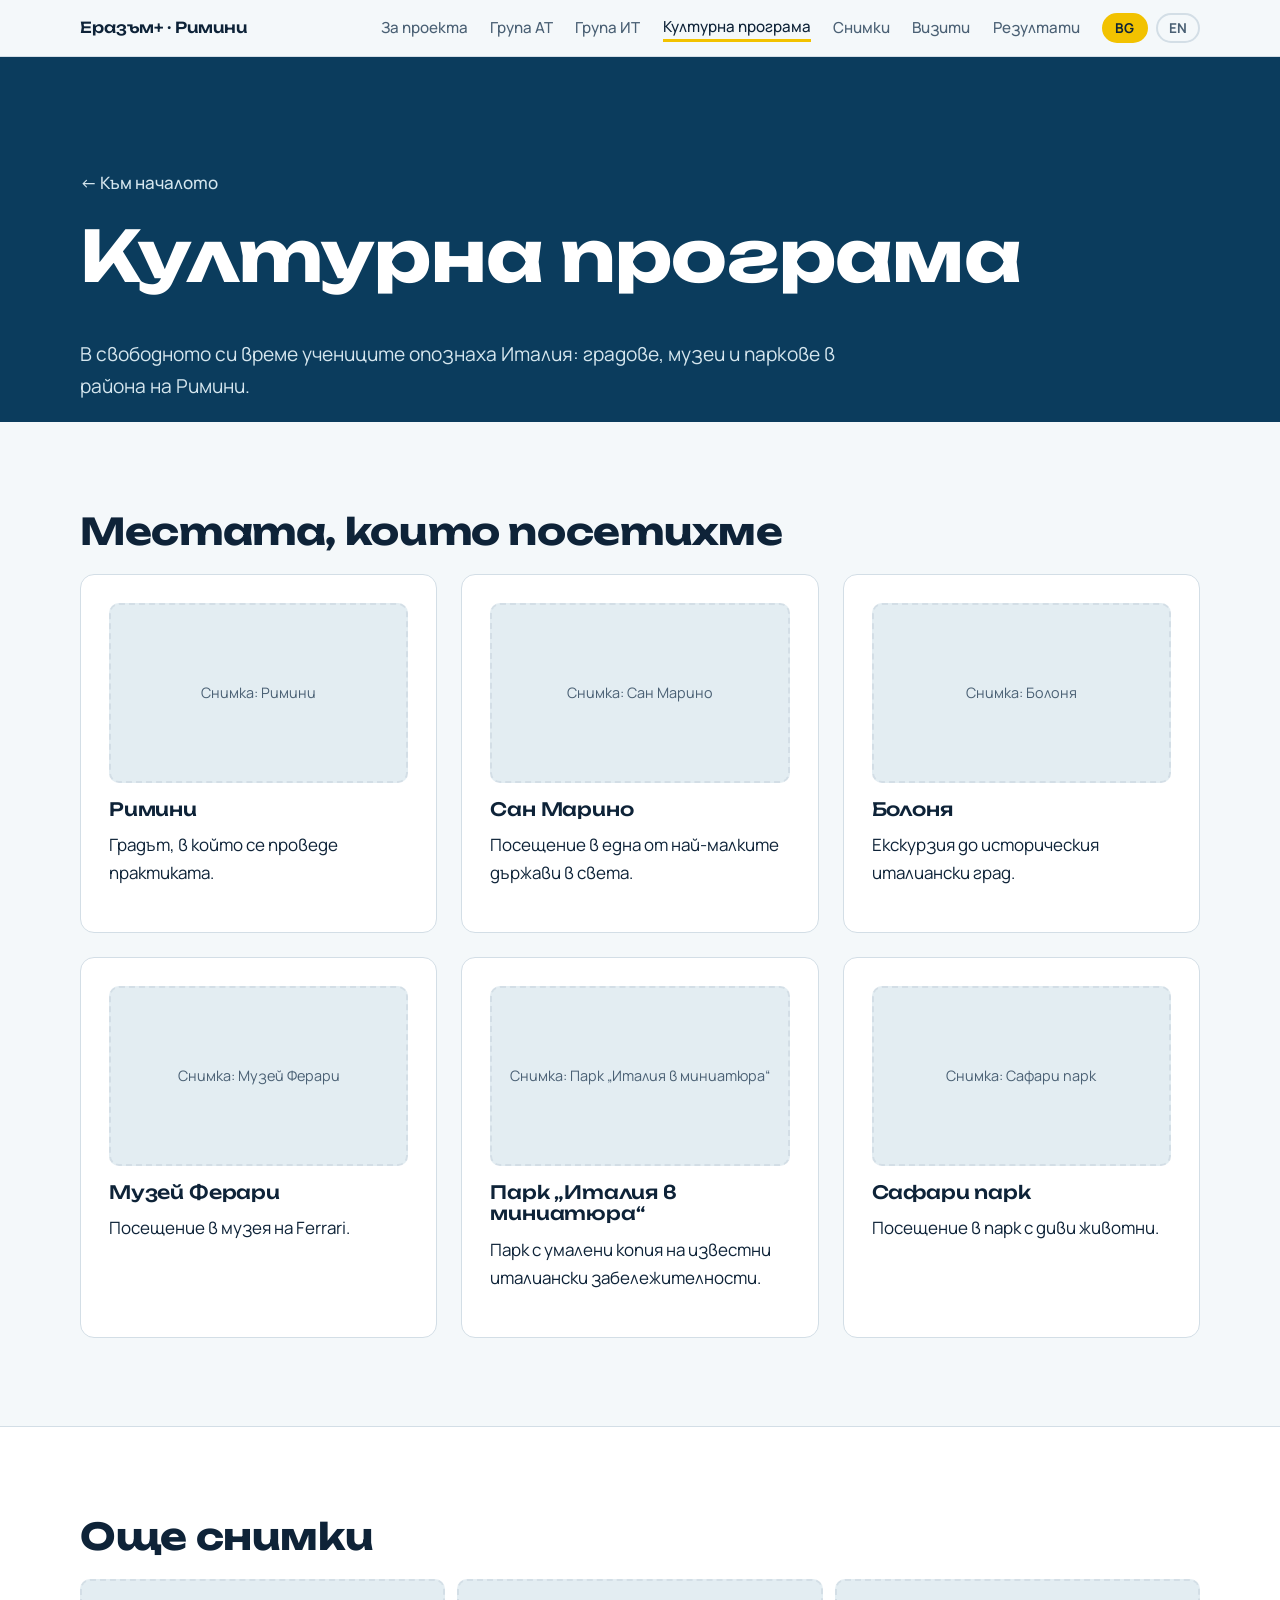
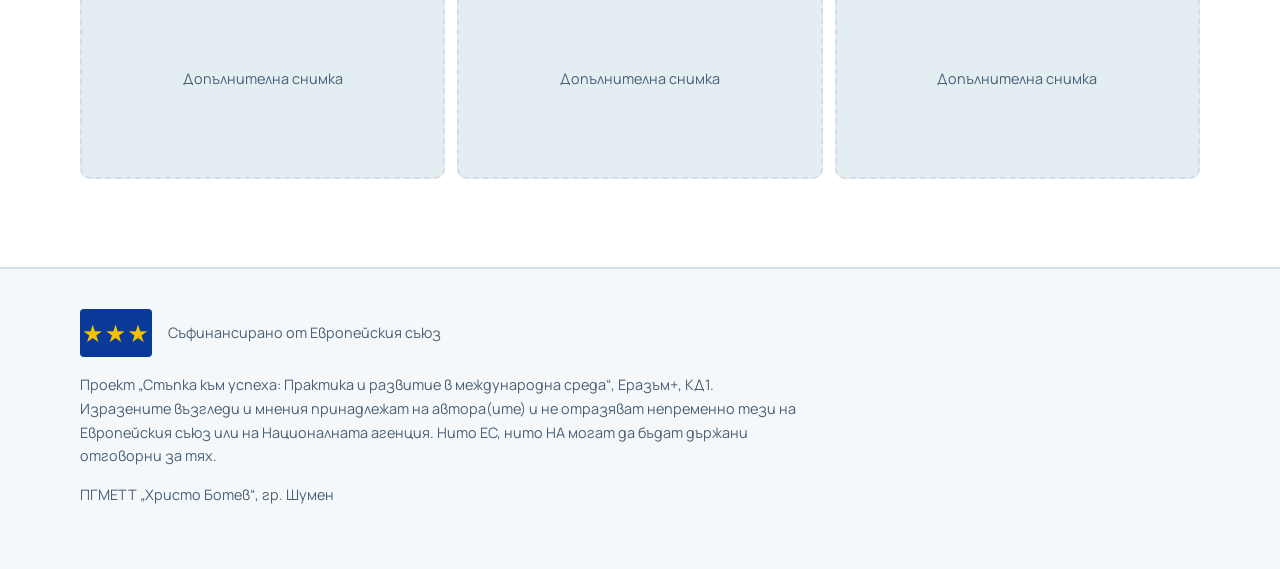
<file: kultura.html>
<!DOCTYPE html>
<html lang="bg">
<head>
<meta charset="utf-8">
<meta name="viewport" content="width=device-width, initial-scale=1, viewport-fit=cover">
<title>Културна програма – Еразъм+ Римини 2026</title>
<link rel="stylesheet" href="https://fonts.googleapis.com/css2?family=Manrope:wght@400;500;700&family=Unbounded:wght@500;700&display=swap&subset=cyrillic">
<link rel="stylesheet" href="style.css">
</head>
<body>
<nav><div class="wrap"><b><a href="index.html" style="color:inherit">Еразъм+ · Римини</a></b><a href="index.html#za-proekta">За проекта</a><a href="at.html">Група АТ</a><a href="it.html">Група ИТ</a><a href="kultura.html" aria-current="page">Културна програма</a><a href="index.html#snimki">Снимки</a><a href="index.html#vizity">Визити</a><a href="index.html#rezultati">Резултати</a><button class="lang" type="button" data-l="bg" aria-label="Български">BG</button><button class="lang" type="button" data-l="en" aria-label="English">EN</button></div></nav>

<header class="hero">
  <div class="wrap">
    <div>
      <a class="back" href="index.html">← Към началото</a>
      <h1>Културна програма</h1>
      <p>В свободното си време учениците опознаха Италия: градове, музеи и паркове в района на Римини.</p>
    </div>
  </div>
</header>
<section>
  <div class="wrap">
    <h2>Местата, които посетихме</h2>
    <div class="visits" style="grid-template-columns:repeat(auto-fit,minmax(min(100%,320px),1fr))"><article class="card"><figure class="ph" style="margin-bottom:1rem">Снимка: Римини</figure><h3>Римини</h3><p>Градът, в който се проведе практиката.</p></article><article class="card"><figure class="ph" style="margin-bottom:1rem">Снимка: Сан Марино</figure><h3>Сан Марино</h3><p>Посещение в една от най-малките държави в света.</p></article><article class="card"><figure class="ph" style="margin-bottom:1rem">Снимка: Болоня</figure><h3>Болоня</h3><p>Екскурзия до историческия италиански град.</p></article><article class="card"><figure class="ph" style="margin-bottom:1rem">Снимка: Музей Ферари</figure><h3>Музей Ферари</h3><p>Посещение в музея на Ferrari.</p></article><article class="card"><figure class="ph" style="margin-bottom:1rem">Снимка: Парк „Италия в миниатюра“</figure><h3>Парк „Италия в миниатюра“</h3><p>Парк с умалени копия на известни италиански забележителности.</p></article><article class="card"><figure class="ph" style="margin-bottom:1rem">Снимка: Сафари парк</figure><h3>Сафари парк</h3><p>Посещение в парк с диви животни.</p></article></div>
  </div>
</section>
<section class="alt">
  <div class="wrap">
    <h2>Още снимки</h2>
    <div class="gal"><figure class="ph">Допълнителна снимка</figure><figure class="ph">Допълнителна снимка</figure><figure class="ph">Допълнителна снимка</figure></div>
  </div>
</section>
<footer>
  <div class="wrap">
    <div class="eu"><span class="flag" aria-hidden="true">★★★</span><span>Съфинансирано от Европейския съюз</span></div>
    <p style="margin-top:1rem">Проект „Стъпка към успеха: Практика и развитие в международна среда“, Еразъм+, КД1. Изразените възгледи и мнения принадлежат на автора(ите) и не отразяват непременно тези на Европейския съюз или на Националната агенция. Нито ЕС, нито НА могат да бъдат държани отговорни за тях.</p>
    <p>ПГМЕТТ „Христо Ботев“, гр. Шумен</p>
  </div>
</footer>
<script src="i18n.js"></script>
</body>
</html>
</file>
<file: style.css>
:root{
  --bg:#F4F8FA; --surface:#FFFFFF; --ink:#0E2338; --muted:#4A6074; --sea:#0B3C5D; --wave:#1F7A8C; --eu:#F2C200; --line:#D3DEE6; --ph:#E3EDF2;
  box-sizing:border-box; padding-top:env(safe-area-inset-top,0px); padding-bottom:env(safe-area-inset-bottom,0px);
  color-scheme:light;
}
@media (prefers-color-scheme:dark){:root:not([data-theme="light"]){
  --bg:#0A1620; --surface:#112636; --ink:#EAF2F7; --muted:#9DB3C3; --sea:#7FC4D6; --wave:#5FB3C6; --line:#25415A; --ph:#173247; color-scheme:dark;}}
:root[data-theme="dark"]{--bg:#0A1620; --surface:#112636; --ink:#EAF2F7; --muted:#9DB3C3; --sea:#7FC4D6; --wave:#5FB3C6; --line:#25415A; --ph:#173247; color-scheme:dark;}
*,*::before,*::after{box-sizing:inherit}
html{scroll-behavior:smooth;scroll-padding-top:70px}
body{margin:0;background:var(--bg);color:var(--ink);font:400 1.0625rem/1.65 Manrope,system-ui,-apple-system,"Segoe UI",Arial,sans-serif}
h1,h2,h3{font-family:Unbounded,Manrope,system-ui,sans-serif;line-height:1.15;margin:0 0 .6em;letter-spacing:-.01em}
h1{font-weight:700;font-size:clamp(2rem,6.4vw,4.4rem)}
h2{font-weight:700;font-size:clamp(1.5rem,3.6vw,2.3rem)}
h3{font-weight:500;font-size:1.15rem}
p{margin:0 0 1em;max-width:68ch}
a{color:inherit}
:focus-visible{outline:3px solid var(--eu);outline-offset:3px}
.wrap{width:min(1120px,100% - 2.5rem);margin-inline:auto}
nav{position:sticky;top:env(safe-area-inset-top,0px);z-index:20;background:var(--bg);border-bottom:1px solid var(--line)}
nav .wrap{display:flex;gap:1.4rem;align-items:center;overflow-x:auto;padding:.8rem 0;white-space:nowrap}
nav b{font-family:Unbounded,sans-serif;font-size:.95rem;margin-right:auto}
nav a{text-decoration:none;color:var(--muted);font-weight:500;font-size:.95rem}
nav a:hover{color:var(--ink)}
.hero{background:var(--sea);color:#fff;padding:clamp(3rem,9vw,7rem) 0 0;overflow:hidden}
.hero .wrap{display:grid;gap:2rem}
.hero p{font-size:1.2rem;color:#D5E6EE}
.badge{display:inline-flex;gap:.6rem;align-items:center;background:rgba(255,255,255,.12);border-radius:99px;padding:.4rem 1rem .4rem .5rem;font-weight:500;font-size:.9rem;margin-bottom:1.4rem}
.star{width:1.7rem;height:1.7rem;border-radius:50%;background:#0A3A99;display:grid;place-items:center;color:var(--eu);font-size:1rem}
.hero h1 em{font-style:normal;color:var(--eu)}
.wave{display:block;width:100%;height:60px;margin-top:2rem}
.facts{display:grid;grid-template-columns:repeat(auto-fit,minmax(150px,1fr));gap:0;margin:-1px 0 0;background:var(--surface);border-bottom:1px solid var(--line)}
.facts div{padding:1.6rem 1.25rem;border-right:1px solid var(--line)}
.facts div:last-child{border-right:0}
.facts strong{display:block;font:700 1.5rem Unbounded,sans-serif;color:var(--sea)}
.facts span{color:var(--muted);font-size:.95rem}
section{padding:clamp(3rem,7vw,5.5rem) 0}
.two{display:grid;grid-template-columns:repeat(auto-fit,minmax(min(100%,420px),1fr));gap:1.5rem}
.card{background:var(--surface);border:1px solid var(--line);border-radius:14px;padding:1.75rem}
.card.car{border-top:6px solid var(--wave)}
.card.ai{border-top:6px solid var(--eu)}
.tag{display:inline-block;font-weight:700;font-size:.85rem;color:var(--muted);margin-bottom:.8rem}
ul{padding-left:1.2rem;margin:0 0 1em}
li{margin-bottom:.4rem}
.ph{margin:0;background:var(--ph);border:2px dashed var(--line);border-radius:10px;display:grid;place-items:center;text-align:center;color:var(--muted);font-size:.9rem;padding:1rem;min-height:180px}
.ph img{width:100%;height:100%;object-fit:cover;border-radius:8px}
.mosaic{display:grid;grid-template-columns:repeat(6,1fr);grid-auto-rows:150px;gap:.75rem}
.mosaic .ph{min-height:0}
.mosaic .a{grid-column:span 3;grid-row:span 2}.mosaic .b{grid-column:span 3}.mosaic .c{grid-column:span 3}
.mosaic .d{grid-column:span 2}.mosaic .e{grid-column:span 2}.mosaic .f{grid-column:span 2}
.visits{display:grid;grid-template-columns:repeat(auto-fit,minmax(min(100%,320px),1fr));gap:1.5rem}
.visits .ph{margin-bottom:1rem}
.alt{background:var(--surface);border-block:1px solid var(--line)}
.cert{display:grid;grid-template-columns:repeat(auto-fit,minmax(min(100%,300px),1fr));gap:2rem;align-items:center}
.eu{display:flex;gap:1rem;align-items:center;color:var(--muted);font-size:.9rem}
.flag{flex:none;width:72px;height:48px;background:#0A3A99;border-radius:4px;display:grid;place-items:center;color:var(--eu);font-size:1.5rem;letter-spacing:.05em}
footer{padding:2.5rem 0 3rem;color:var(--muted);font-size:.9rem;border-top:1px solid var(--line)}
footer p{max-width:80ch}
@media (max-width:700px){
  .mosaic{grid-template-columns:repeat(2,1fr);grid-auto-rows:140px}
  .mosaic .a{grid-column:span 2;grid-row:span 2}.mosaic .b,.mosaic .c,.mosaic .d,.mosaic .e,.mosaic .f{grid-column:span 1;grid-row:span 1}
  .facts div{border-right:0;border-bottom:1px solid var(--line)}
}
@media (prefers-reduced-motion:reduce){html{scroll-behavior:auto}}

nav a[aria-current="page"]{color:var(--ink);border-bottom:3px solid var(--eu)}
.back{display:inline-block;margin-bottom:1.2rem;color:#D5E6EE;text-decoration:none;font-weight:500}
.hero.at{background:#0B3C5D}.hero.it{background:#14304A}
.gal{display:grid;grid-template-columns:repeat(auto-fit,minmax(min(100%,240px),1fr));gap:.75rem}
.gal .ph{min-height:200px}
.btns{display:flex;flex-wrap:wrap;gap:.8rem;margin-top:1.2rem}
.btn{display:inline-block;padding:.75rem 1.3rem;border-radius:99px;background:var(--eu);color:#0E2338;font-weight:700;text-decoration:none}
.btn.o{background:transparent;color:inherit;border:2px solid currentColor}
.card h3 a{text-decoration:none}

.hero-photo{margin:0;border-radius:14px 14px 0 0;overflow:hidden;max-height:560px;background:var(--ph)}
.hero-photo img{display:block;width:100%;height:100%;max-height:560px;object-fit:cover;object-position:center 45%}

.lang{font:700 .85rem Manrope,system-ui,sans-serif;background:transparent;color:var(--muted);border:2px solid var(--line);border-radius:99px;padding:.25rem .7rem;cursor:pointer;flex:none}
.lang[aria-pressed="true"]{background:var(--eu);border-color:var(--eu);color:#0E2338}
nav .lang+.lang{margin-left:-.9rem}

.facts.wide strong{font-size:1.1rem;overflow-wrap:anywhere}
.hint{color:var(--muted);font-size:.95rem}
.day{display:grid;grid-template-columns:110px 1fr;gap:1.5rem;padding:2.2rem 0;border-top:1px solid var(--line)}
.day:first-of-type{border-top:0}
.dn{font:700 1rem Unbounded,Manrope,sans-serif;color:var(--sea);position:sticky;top:70px;align-self:start;padding-top:.3rem}
.day h3{font-size:1.25rem}
.shot{margin:0}
.shot img{display:block;width:100%;height:210px;object-fit:cover;border-radius:10px;cursor:zoom-in;background:var(--ph)}
.day .gal{margin-top:1.2rem;grid-template-columns:repeat(auto-fill,minmax(180px,1fr))}
dialog{border:0;padding:0;background:transparent;max-width:96vw;max-height:96vh;overflow:visible}
dialog::backdrop{background:rgba(5,15,25,.85)}
dialog img{display:block;max-width:96vw;max-height:88vh;border-radius:8px}
dialog button{display:block;margin:0 0 .6rem auto;background:var(--eu);color:#0E2338;font:700 .9rem Manrope,sans-serif;border:0;border-radius:99px;padding:.4rem 1rem;cursor:pointer}
@media (max-width:700px){.day{grid-template-columns:1fr;gap:.4rem}.dn{position:static}}

.vid{margin:0}
.vid video{display:block;width:100%;max-height:540px;border-radius:10px;background:#000}
.vid figcaption{margin-top:.5rem;color:var(--muted);font-size:.9rem}
</file>
